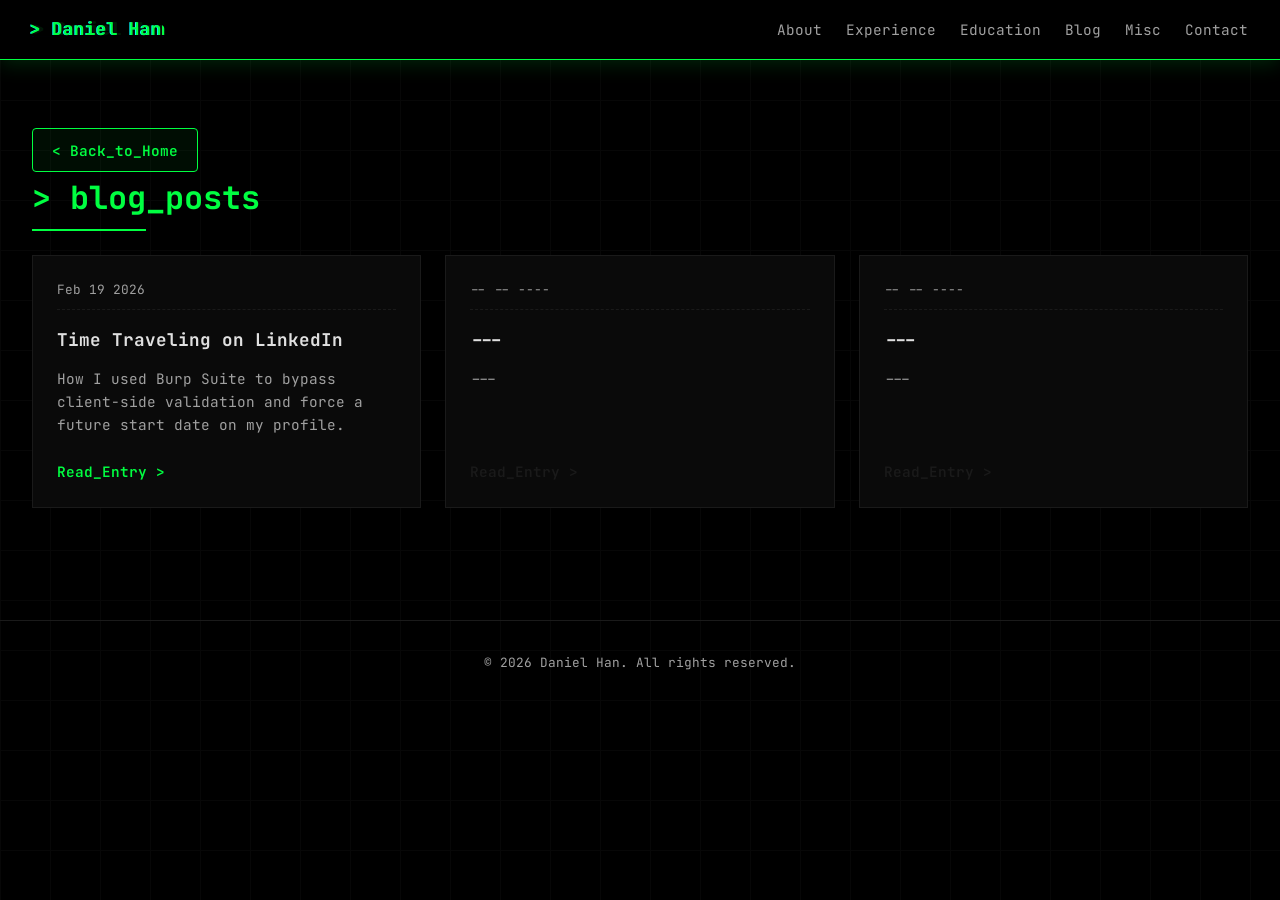
<file: blog.html>
<!DOCTYPE html>
<html lang="en">
<head>
  <meta charset="UTF-8">
  <meta name="viewport" content="width=device-width, initial-scale=1.0">
  <title>Blog | Daniel Han</title>
  <link rel="icon" type="image/png" href="images/f1zzyicon.png">
  <link rel="stylesheet" href="styles.css">
  <link href="https://fonts.googleapis.com/css2?family=JetBrains+Mono:wght@400;500;600;700&display=swap" rel="stylesheet">
</head>
<body>
  <div class="grid-bg"></div>

  <nav class="nav">
    <div class="nav-container">
      <a href="/"><div class="nav-logo nav-glitch" data-text="> Daniel Han">&gt; Daniel Han</div></a>
            <div class="nav-links">
        <a href="/#about" class="hacker-text" data-value="About">About</a>
        <a href="/#experience" class="hacker-text" data-value="Experience">Experience</a>
        <a href="/#education" class="hacker-text" data-value="Education">Education</a>
        <a href="/blog" class="hacker-text" data-value="Blog" class="active">Blog</a>
        <a href="/misc" class="hacker-text" data-value="Misc">Misc</a>
        <a href="/#contact" class="hacker-text" data-value="Contact">Contact</a>
      </div>
    </div>
  </nav>

  <section class="section" style="padding-top: 8rem;">
    <div class="container">
      
      <div class="back-btn-container">
        <a href="/#home" class="back-btn">
          &lt; Back_to_Home
        </a>
      </div>

      <div class="section-header">
        <h2 class="section-title hacker-text" data-value="&gt; blog_posts">&gt; blog_posts</h2>
      </div>
      
      <div class="blog-grid">

        <article class="blog-card">
          <div class="blog-header">
            <span class="blog-date">Feb 19 2026</span>
          </div>
          <h3 class="blog-title">Time Traveling on LinkedIn</h3>
          <p class="blog-desc">
            How I used Burp Suite to bypass client-side validation and force a future start date on my profile.
          </p>
          <a href="/posts/time-traveling-on-linkedin" class="read-more">Read_Entry &gt;</a>
        </article>

        <article class="blog-card">
          <div class="blog-header"><span class="blog-date">-- -- ----</span></div>
          <h3 class="blog-title">---</h3>
          <p class="blog-desc">---</p>
          <span class="read-more disabled">Read_Entry &gt;</span>
        </article>

        <article class="blog-card">
          <div class="blog-header"><span class="blog-date">-- -- ----</span></div>
          <h3 class="blog-title">---</h3>
          <p class="blog-desc">---</p>
          <span class="read-more disabled">Read_Entry &gt;</span>
        </article>

      </div>
    </div>
  </section>

  <footer class="footer">
    <div class="container">
      <p>&copy; 2026 Daniel Han. All rights reserved.</p>
    </div>
  </footer>

  <div id="terminal-overlay" class="terminal-overlay" style="display: none; background: transparent; z-index: 9998; position: fixed; top: 0; left: 0; width: 100vw; height: 100vh; align-items: center; justify-content: center;">
    <div class="terminal-window" style="transform: scale(1); opacity: 1;">
      <div class="terminal-header">
        <div class="terminal-btn red"></div>
        <div class="terminal-btn yellow"></div>
        <div class="terminal-btn green"></div>
      </div>
      <div class="terminal-body" id="terminal-content"></div>
    </div>
  </div>

  <div id="malware-overlay" class="malware-overlay">
    <div class="malware-corruption"></div>
    <div class="malware-modal">
      <h2 class="malware-title">Are You Still Browsing?</h2>
      <p>You have been inactive for some time.</p>
      <p>You will be signed out soon to keep the connection safe.</p>
      <div class="countdown-container">
        <span id="malware-countdown">60</span><span>s until connection drop...</span>
      </div>
      <button id="malware-yes-btn" class="malware-btn">[CONTINUE]</button>
    </div>
  </div>
  
  <script src="script.js"></script>
  <script src="https://cdnjs.cloudflare.com/ajax/libs/gsap/3.12.2/gsap.min.js"></script>
  <script>
    // --- EXACT ORIGINAL CUSTOM BINARY MATRIX RAIN ---
    const overlay = document.getElementById('terminal-overlay');
    let matrixInterval;

    function startMatrixRain() {
        if (!overlay) return;
        if (matrixInterval) clearInterval(matrixInterval); // Prevent doubles

        let matrixCanvas = document.getElementById('matrix-canvas');
        if (!matrixCanvas) {
            matrixCanvas = document.createElement('canvas');
            matrixCanvas.id = 'matrix-canvas';
            matrixCanvas.style.position = 'absolute';
            matrixCanvas.style.top = '0';
            matrixCanvas.style.left = '0';
            matrixCanvas.style.width = '100%';
            matrixCanvas.style.height = '100%';
            matrixCanvas.style.zIndex = '0'; 
            matrixCanvas.style.pointerEvents = 'none';
            overlay.prepend(matrixCanvas);
        }

        const ctx = matrixCanvas.getContext('2d');
        let w = matrixCanvas.width = window.innerWidth;
        let h = matrixCanvas.height = window.innerHeight;

        const cols = Math.floor(w / 20) + 1;
        const yPos = Array(cols).fill(0);

        function drawMatrix() {
            ctx.fillStyle = 'rgba(0, 0, 0, 0.1)'; 
            ctx.fillRect(0, 0, w, h);
            ctx.font = '14pt "JetBrains Mono", monospace';
            
            yPos.forEach((y, ind) => {
                const text = Math.random() > 0.5 ? '1' : '0'; 
                const colorChance = Math.random();
                
                if (colorChance > 0.98) {
                    ctx.fillStyle = 'rgba(255, 0, 193, 0.6)';  // Hot Pink
                } else if (colorChance > 0.93) {
                    ctx.fillStyle = 'rgba(255, 255, 255, 0.5)'; // White
                } else if (colorChance > 0.78) {
                    ctx.fillStyle = 'rgba(0, 212, 255, 0.3)';   // Blue
                } else {
                    ctx.fillStyle = 'rgba(0, 255, 65, 0.3)';    // Hacker Green
                }
                
                const x = ind * 20;
                ctx.fillText(text, x, y);
                
                if (y > 100 + Math.random() * 10000) yPos[ind] = 0;
                else yPos[ind] = y + 20;
            });
        }
        matrixInterval = setInterval(drawMatrix, 50); 
    }

    // --- YOUR EXACT INACTIVITY MALWARE TIMEOUT ---
    const inactivityLimit = 60 * 1000; // 60 seconds
    let inactivityTimer;
    let countdownInterval;
    let isMalwareActive = false;
    let timeLeft = 60;

    const malwareOverlay = document.getElementById('malware-overlay');
    const countdownDisplay = document.getElementById('malware-countdown');
    const yesBtn = document.getElementById('malware-yes-btn');
    const terminalContent = document.getElementById('terminal-content');
    const terminalWindow = document.querySelector('.terminal-window');

    function resetInactivityTimer() {
        if (isMalwareActive) return; 
        clearTimeout(inactivityTimer);
        inactivityTimer = setTimeout(triggerMalware, inactivityLimit);
    }

    function triggerMalware() {
        isMalwareActive = true;
        timeLeft = 60;
        if(countdownDisplay) countdownDisplay.innerText = timeLeft;
        if(malwareOverlay) malwareOverlay.classList.add('active');
        
        countdownInterval = setInterval(() => {
            timeLeft--;
            if(countdownDisplay) countdownDisplay.innerText = timeLeft;
            
            if (timeLeft <= 0) {
                triggerSessionExpired();
            }
        }, 1000);
    }

    function triggerSessionExpired() {
        clearInterval(countdownInterval);
        if(malwareOverlay) malwareOverlay.classList.remove('active');
        
        // Hide the rest of the page so it looks like a real crash
        document.querySelector('.nav').style.display = 'none';
        document.querySelector('.section').style.display = 'none';
        
        document.body.classList.add('loading');
        
        if (typeof gsap !== 'undefined' && terminalWindow && overlay) {
            gsap.killTweensOf([terminalWindow, overlay]);
            gsap.set(overlay, { display: 'flex', opacity: 1 });
            gsap.set(terminalWindow, { scale: 1, x: "0vw", y: "0vh", rotation: 0, opacity: 1 });
        } else if (overlay) {
            overlay.style.display = 'flex';
        }

        if (terminalContent) {
            terminalContent.innerHTML = `
                <span class="cmd-user">guest@daniel-han-portfolio</span>:<span class="cmd-path">~</span>$ connection_status<br>
                <span class="cmd-error">Connection closed by remote host.</span><br>
                <span class="cmd-error">Session expired. Idle state detected.</span><br><br>
                <span class="cmd-user">guest@daniel-han-portfolio</span>:<span class="cmd-path">~</span>$ Please refresh the page to establish a new secure connection.<span class="cmd-input"></span>
            `;
        }

        startMatrixRain();
    }

    if (yesBtn) {
        yesBtn.addEventListener('click', () => {
            isMalwareActive = false;
            clearInterval(countdownInterval);
            if(malwareOverlay) malwareOverlay.classList.remove('active');
            resetInactivityTimer();
        });
    }

    ['mousemove', 'keydown', 'scroll', 'click', 'touchstart'].forEach(evt => {
        window.addEventListener(evt, resetInactivityTimer);
    });

    resetInactivityTimer();
  </script>
</body>
</html>
</file>
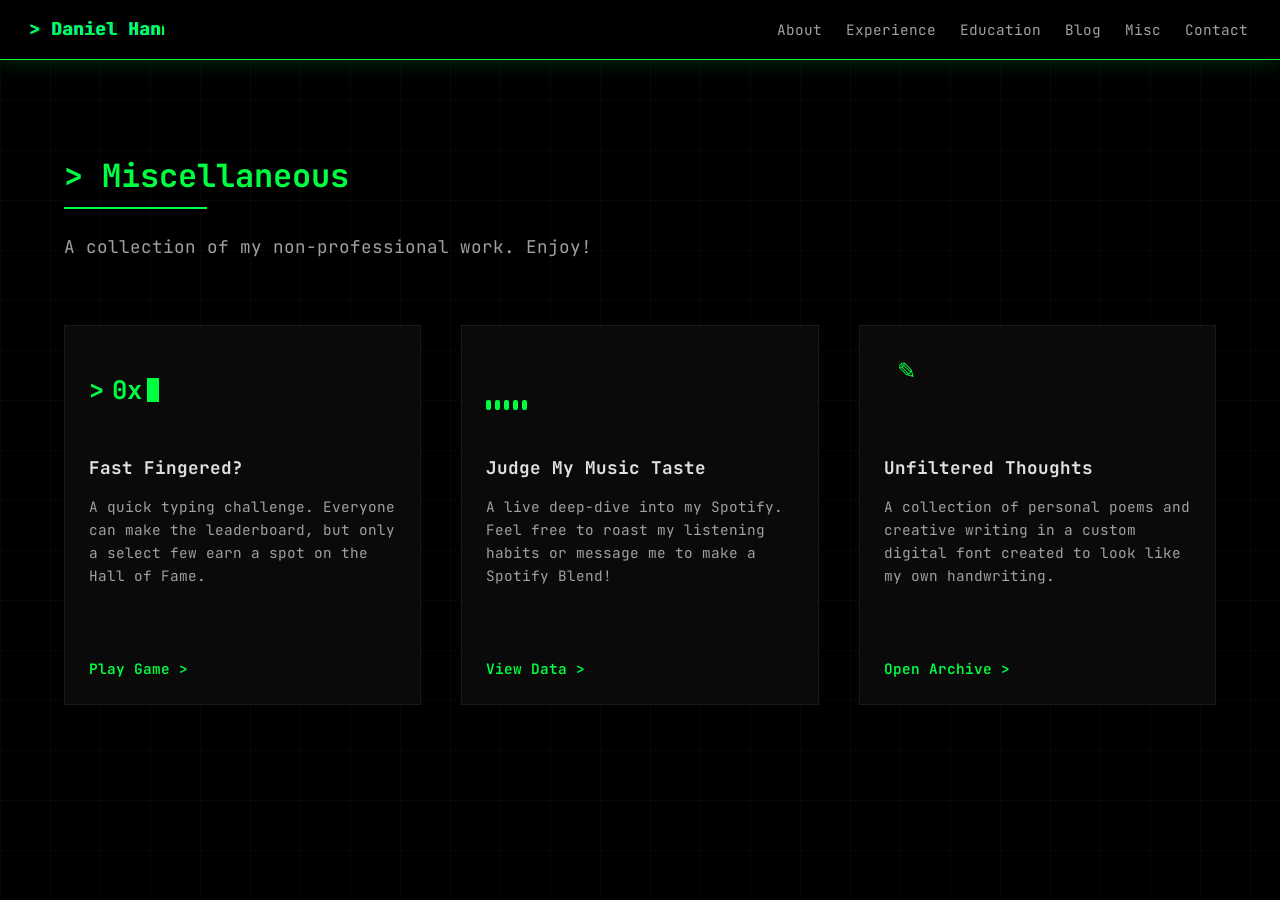
<file: misc.html>
<!DOCTYPE html>
<html lang="en">

<head>
  <meta charset="UTF-8">
  <meta name="viewport" content="width=device-width, initial-scale=1.0">
  <title>Misc | Daniel Han</title>
  <link rel="icon" type="image/png" href="images/f1zzyicon.png">
  <link rel="stylesheet" href="styles.css">
  <link
    href="https://fonts.googleapis.com/css2?family=Inter:wght@400;500;600&family=JetBrains+Mono:wght@400;500;700&display=swap"
    rel="stylesheet">
  <style>
    .misc-container {
      max-width: 1200px;
      margin: 0 auto;
      width: 90%;
      padding-top: 150px;
    }

    .module-grid {
      display: grid;
      grid-template-columns: repeat(3, 1fr);
      gap: 2.5rem;
      margin-top: 4rem;
    }

    .blog-card {
      text-decoration: none;
      display: flex;
      flex-direction: column;
      justify-content: space-between;
      min-height: 380px;
      position: relative;
      /* CRITICAL: Hides the sharp edges of the diagonal banner */
      overflow: hidden;
    }

    .blog-card:hover .blog-desc {
      color: var(--text-secondary) !important;
    }

    .icon-container {
      height: 80px;
      display: flex;
      align-items: center;
      margin-bottom: 1.5rem;
      position: relative;
    }

    /* 1. Typing: Terminal Flickering Bits */
    .terminal-prompt {
      font-family: var(--font-mono);
      font-weight: 700;
      font-size: 1.6rem;
      color: var(--accent);
      display: flex;
      align-items: center;
    }

    .flicker-char::before {
      content: "0x";
      animation: char-cycle 1.5s infinite steps(1);
    }

    .blinking-cursor {
      width: 12px;
      height: 24px;
      background: var(--accent);
      margin-left: 5px;
      animation: blink 1s infinite;
    }

    @keyframes char-cycle {
      0% {
        content: "0xFC";
      }

      20% {
        content: "108";
      }

      40% {
        content: "0xBF";
      }

      60% {
        content: "0x01";
      }

      80% {
        content: "AA";
      }
    }

    /* 2. Music: Perpetual Wave Visualizer */
    .wave-container {
      display: flex;
      align-items: flex-end;
      gap: 4px;
      height: 40px;
    }

    .wave-bar {
      width: 5px;
      height: 10px;
      background: var(--accent);
      border-radius: 2px;
      animation: wave-bounce 0.8s infinite alternate ease-in-out;
    }

    .wave-bar:nth-child(1) {
      animation-duration: 0.5s;
    }

    .wave-bar:nth-child(2) {
      animation-duration: 0.7s;
    }

    .wave-bar:nth-child(3) {
      animation-duration: 0.4s;
    }

    .wave-bar:nth-child(4) {
      animation-duration: 0.6s;
    }

    @keyframes wave-bounce {
      from {
        height: 8px;
        opacity: 0.4;
      }

      to {
        height: 40px;
        opacity: 1;
      }
    }

    /* DIAGONAL CORNER RIBBON STYLES */
    .live-ribbon {
      position: absolute;
      top: 25px;
      right: -35px;
      background: var(--accent);
      color: #000;
      padding: 6px 40px;
      font-size: 0.7rem;
      font-family: var(--font-mono);
      font-weight: 700;
      transform: rotate(45deg);
      z-index: 10;
      display: flex;
      align-items: center;
      justify-content: center;
      gap: 6px;
      box-shadow: 0 4px 15px rgba(0, 255, 65, 0.4);
      pointer-events: none;
      /* Prevents ribbon from interfering with hover states */
    }

    .live-dot {
      width: 6px;
      height: 6px;
      background: #000;
      /* Dark dot for contrast against green ribbon */
      border-radius: 50%;
      animation: pulse-dot-dark 1.5s infinite;
    }

    @keyframes pulse-dot-dark {
      0% {
        box-shadow: 0 0 0 0 rgba(0, 0, 0, 0.7);
      }

      70% {
        box-shadow: 0 0 0 6px rgba(0, 0, 0, 0);
      }

      100% {
        box-shadow: 0 0 0 0 rgba(0, 0, 0, 0);
      }
    }

    /* 3. Poetry: HUMAN SEQUENTIAL WRITER */
    .doodle-canvas {
      position: relative;
      width: 120px;
      height: 80px;
    }

    .doodle-line {
      fill: none;
      stroke: var(--accent);
      stroke-width: 1.5;
      stroke-dasharray: 110;
      stroke-dashoffset: 110;
    }

    .line-1 {
      animation: reveal-1 12s infinite linear;
    }

    .line-2 {
      animation: reveal-2 12s infinite linear;
    }

    .line-3 {
      animation: reveal-3 12s infinite linear;
    }

    @keyframes reveal-1 {

      0%,
      5% {
        stroke-dashoffset: 110;
      }

      25%,
      95% {
        stroke-dashoffset: 0;
      }

      100% {
        stroke-dashoffset: 110;
      }
    }

    @keyframes reveal-2 {

      0%,
      33% {
        stroke-dashoffset: 110;
      }

      53%,
      95% {
        stroke-dashoffset: 0;
      }

      100% {
        stroke-dashoffset: 110;
      }
    }

    @keyframes reveal-3 {

      0%,
      66% {
        stroke-dashoffset: 110;
      }

      86%,
      95% {
        stroke-dashoffset: 0;
      }

      100% {
        stroke-dashoffset: 110;
      }
    }

    .pencil-move-group {
      animation: move-document 12s infinite linear;
    }

    .pencil-jitter-group {
      transform-origin: bottom left;
      animation: jitter 0.2s infinite ease-in-out;
    }

    @keyframes move-document {

      0%,
      5% {
        transform: translate(10px, 5px);
      }

      25% {
        transform: translate(110px, 5px);
      }

      25.1%,
      33% {
        transform: translate(10px, 25px);
      }

      53% {
        transform: translate(110px, 25px);
      }

      53.1%,
      66% {
        transform: translate(10px, 45px);
      }

      86% {
        transform: translate(110px, 45px);
      }

      95%,
      100% {
        transform: translate(10px, 5px);
      }
    }

    @keyframes jitter {

      0%,
      100% {
        transform: rotate(-15deg);
      }

      50% {
        transform: rotate(-17deg) translate(0.2px, 0.2px);
      }
    }

    @media (max-width: 950px) {
      .module-grid {
        grid-template-columns: 1fr;
      }

      .blog-card {
        min-height: auto;
      }
    }
  </style>
</head>

<body>
  <div class="grid-bg"></div>

  <nav class="nav">
    <div class="nav-container">
      <a href="/">
        <div class="nav-logo nav-glitch" data-text="> Daniel Han">&gt; Daniel Han</div>
      </a>
      <div class="nav-links">
        <a href="/#about" class="hacker-text" data-value="About">About</a>
        <a href="/#experience" class="hacker-text" data-value="Experience">Experience</a>
        <a href="/#education" class="hacker-text" data-value="Education">Education</a>
        <a href="/blog" class="hacker-text" data-value="Blog">Blog</a>
        <a href="/misc" class="hacker-text" data-value="Misc" class="active">Misc</a>
        <a href="/#contact" class="hacker-text" data-value="Contact">Contact</a>
      </div>
    </div>
  </nav>

  <div class="misc-container">
    <h2 class="section-title hacker-text" data-value="> Miscellaneous">&gt; Miscellaneous</h2>
    <p style="color: var(--text-secondary); max-width: 800px; font-size: 1.1rem;">
      A collection of my non-professional work. Enjoy!
    </p>

    <div class="module-grid">
      <a href="/typing" class="blog-card">
        <div>
          <div class="icon-container">
            <div class="terminal-prompt">
              <span>></span><span class="flicker-char" style="margin-left: 8px;"></span>
              <div class="blinking-cursor"></div>
            </div>
          </div>
          <h3 class="blog-title">Fast Fingered?</h3>
          <p class="blog-desc">A quick typing challenge. Everyone can make the leaderboard, but only a select few earn a
            spot on the Hall of Fame.</p>
        </div>
        <div class="read-more">Play Game &gt;</div>
      </a>

      <a href="/music" class="blog-card" id="music-card-container">
        <div class="live-ribbon" id="live-music-badge" style="display: none;">
          <div class="live-dot"></div>
          LIVE NOW
        </div>

        <div>
          <div class="icon-container">
            <div class="wave-container">
              <div class="wave-bar"></div>
              <div class="wave-bar"></div>
              <div class="wave-bar"></div>
              <div class="wave-bar"></div>
              <div class="wave-bar"></div>
            </div>
          </div>
          <h3 class="blog-title">Judge My Music Taste</h3>
          <p class="blog-desc">A live deep-dive into my Spotify. Feel free to roast my listening habits or message me to
            make a Spotify Blend!</p>
        </div>
        <div class="read-more">View Data &gt;</div>
      </a>

      <a href="/poetry" class="blog-card">
        <div>
          <div class="icon-container">
            <div class="doodle-canvas">
              <svg width="120" height="85" viewBox="0 -25 120 85">
                <path class="doodle-line line-1" d="M10,5 L30,7 L50,4 L70,6 L90,4 L110,5" />
                <path class="doodle-line line-2" d="M10,25 L30,27 L50,24 L70,26 L90,24 L110,25" />
                <path class="doodle-line line-3" d="M10,45 L30,47 L50,44 L70,46 L90,44 L110,45" />

                <g class="pencil-move-group">
                  <g class="pencil-jitter-group">
                    <text x="0" y="0" font-size="28" fill="var(--accent)" transform="translate(14, 4)">✎</text>
                  </g>
                </g>
              </svg>
            </div>
          </div>
          <h3 class="blog-title">Unfiltered Thoughts</h3>
          <p class="blog-desc">A collection of personal poems and creative writing in a custom digital font created to
            look like my own handwriting.</p>
        </div>
        <div class="read-more">Open Archive &gt;</div>
      </a>
    </div>
  </div>

  <script src="script.js"></script>

  <script>
    document.addEventListener("DOMContentLoaded", () => {
      const API_KEY = '6428cc31e6ba1fb7fa52fc69ff008d05';
      const USERNAME = 'f1zzy22222';
      const BASE_URL = `https://ws.audioscrobbler.com/2.0/?user=${USERNAME}&api_key=${API_KEY}&format=json`;

      async function checkLiveMusic() {
        try {
          const res = await fetch(`${BASE_URL}&method=user.getrecenttracks&limit=1`);
          if (!res.ok) return;

          const data = await res.json();

          if (data && data.recenttracks && data.recenttracks.track) {
            let tracks = data.recenttracks.track;
            if (!Array.isArray(tracks)) tracks = [tracks];

            const np = tracks[0];
            const isPlaying = np['@attr'] && np['@attr'].nowplaying === 'true';

            const badge = document.getElementById('live-music-badge');
            const card = document.getElementById('music-card-container');

            if (isPlaying) {
              badge.style.display = 'flex';
              const trackName = np.name || 'Unknown Track';
              const artistName = (np.artist && np.artist['#text']) ? np.artist['#text'] : 'Unknown Artist';
              card.setAttribute('title', `Currently Listening to: ${trackName} by ${artistName}`);
            } else {
              badge.style.display = 'none';
              card.removeAttribute('title');
            }
          }
        } catch (e) {
          console.error("Failed to fetch live music status:", e);
        }
      }

      checkLiveMusic();
      setInterval(checkLiveMusic, 30000);
    });
  </script>
</body>

</html>
</file>
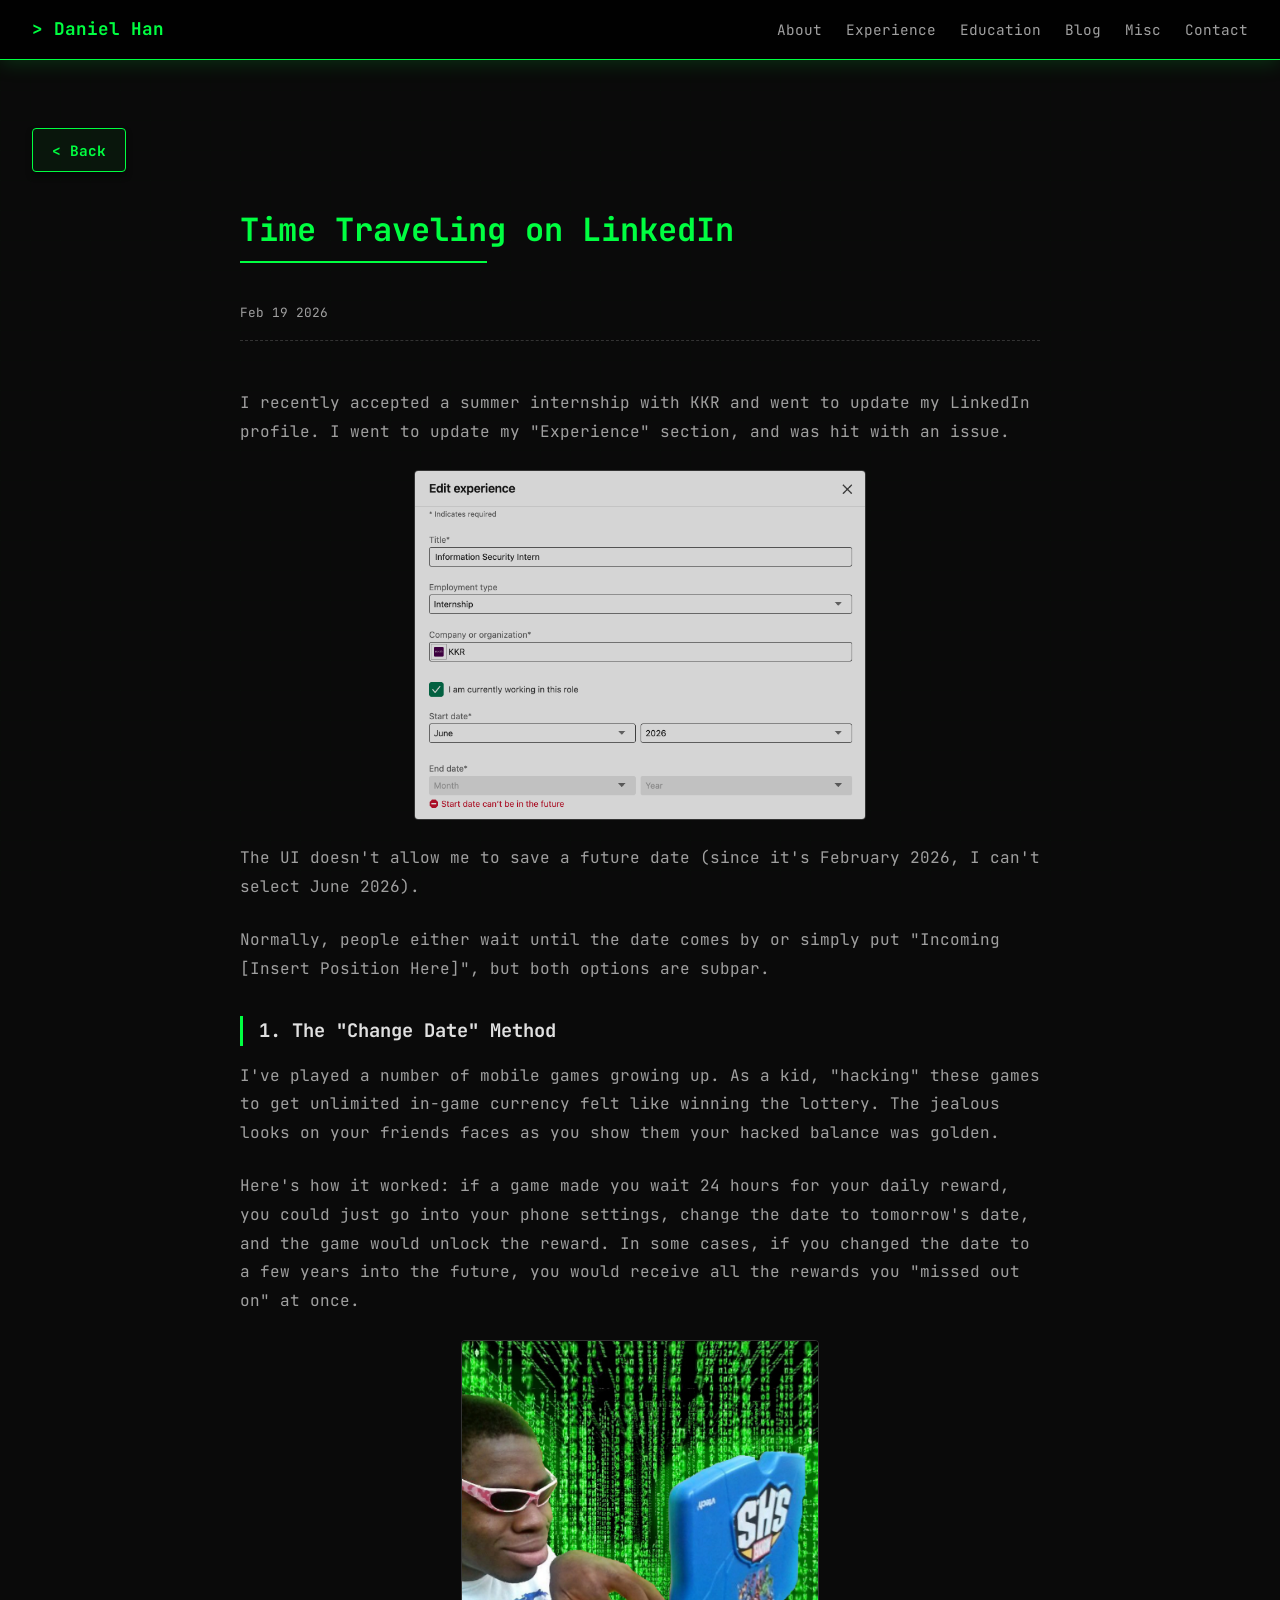
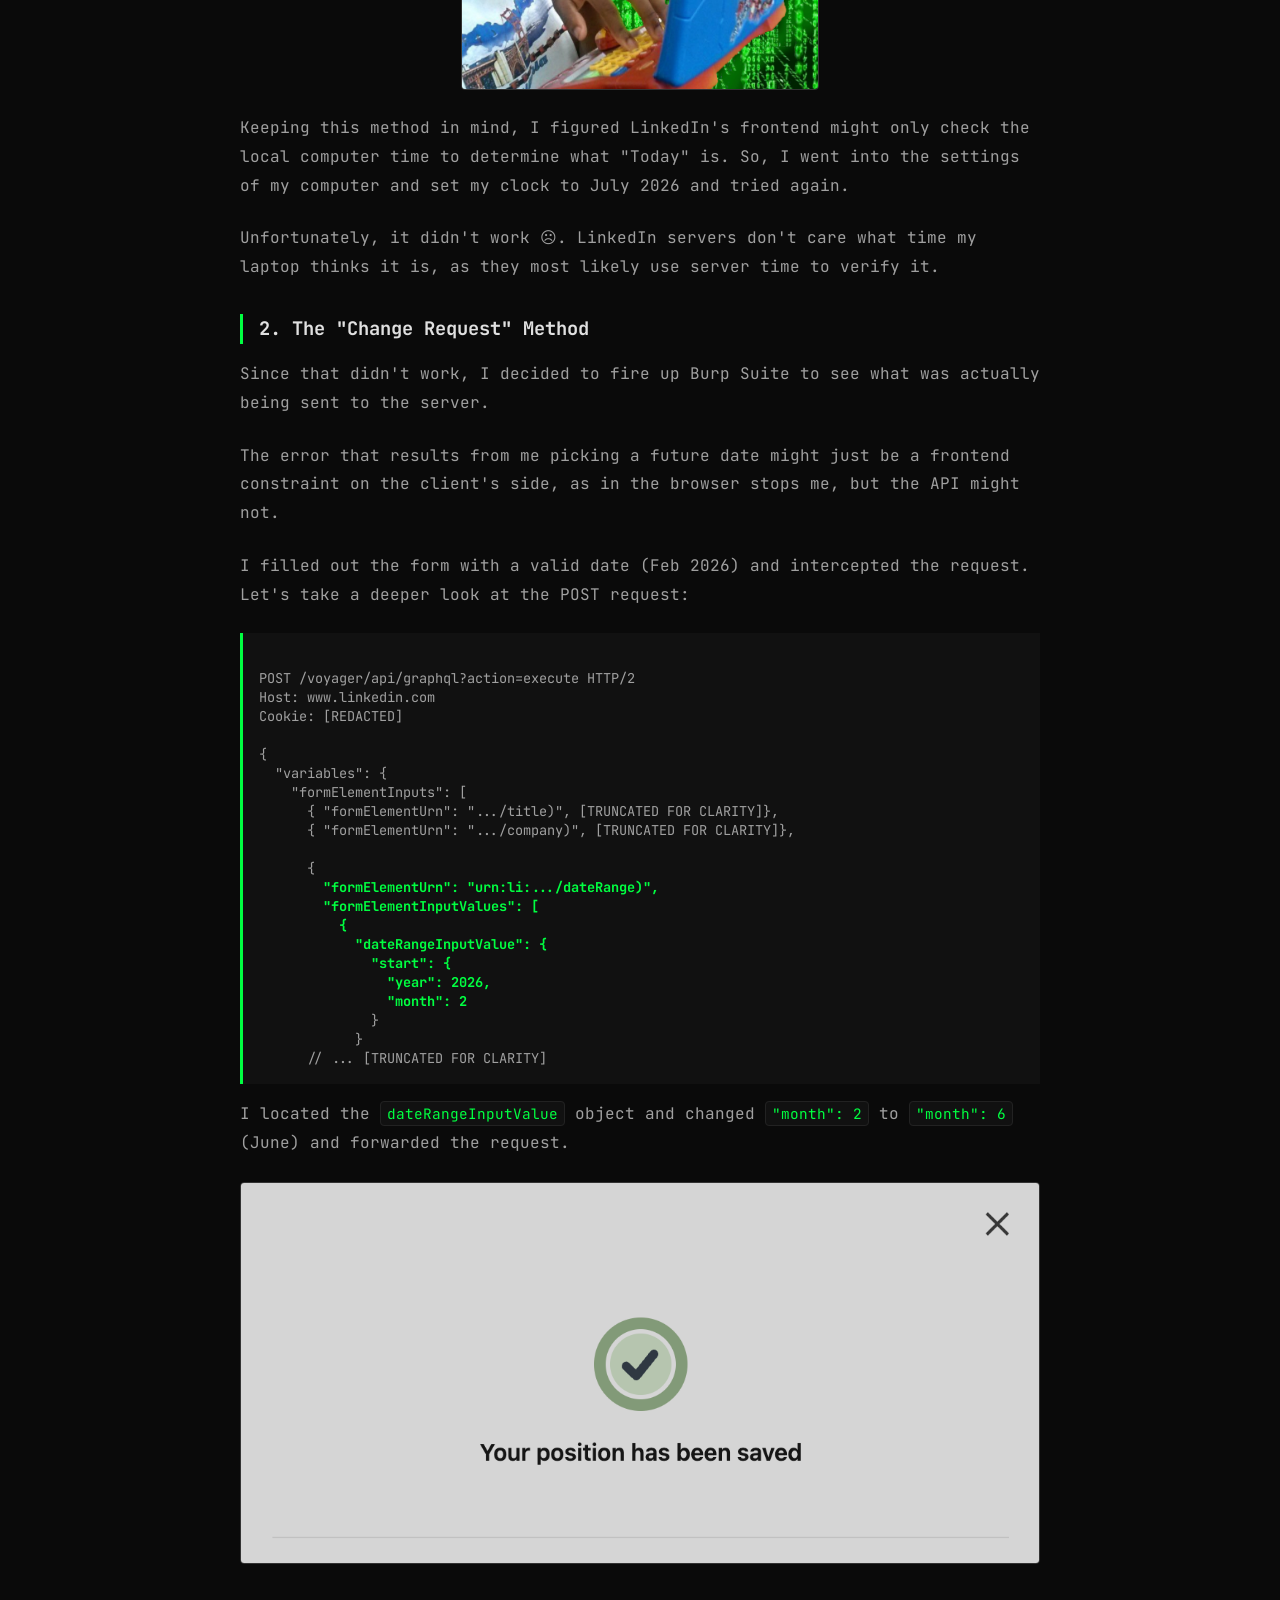
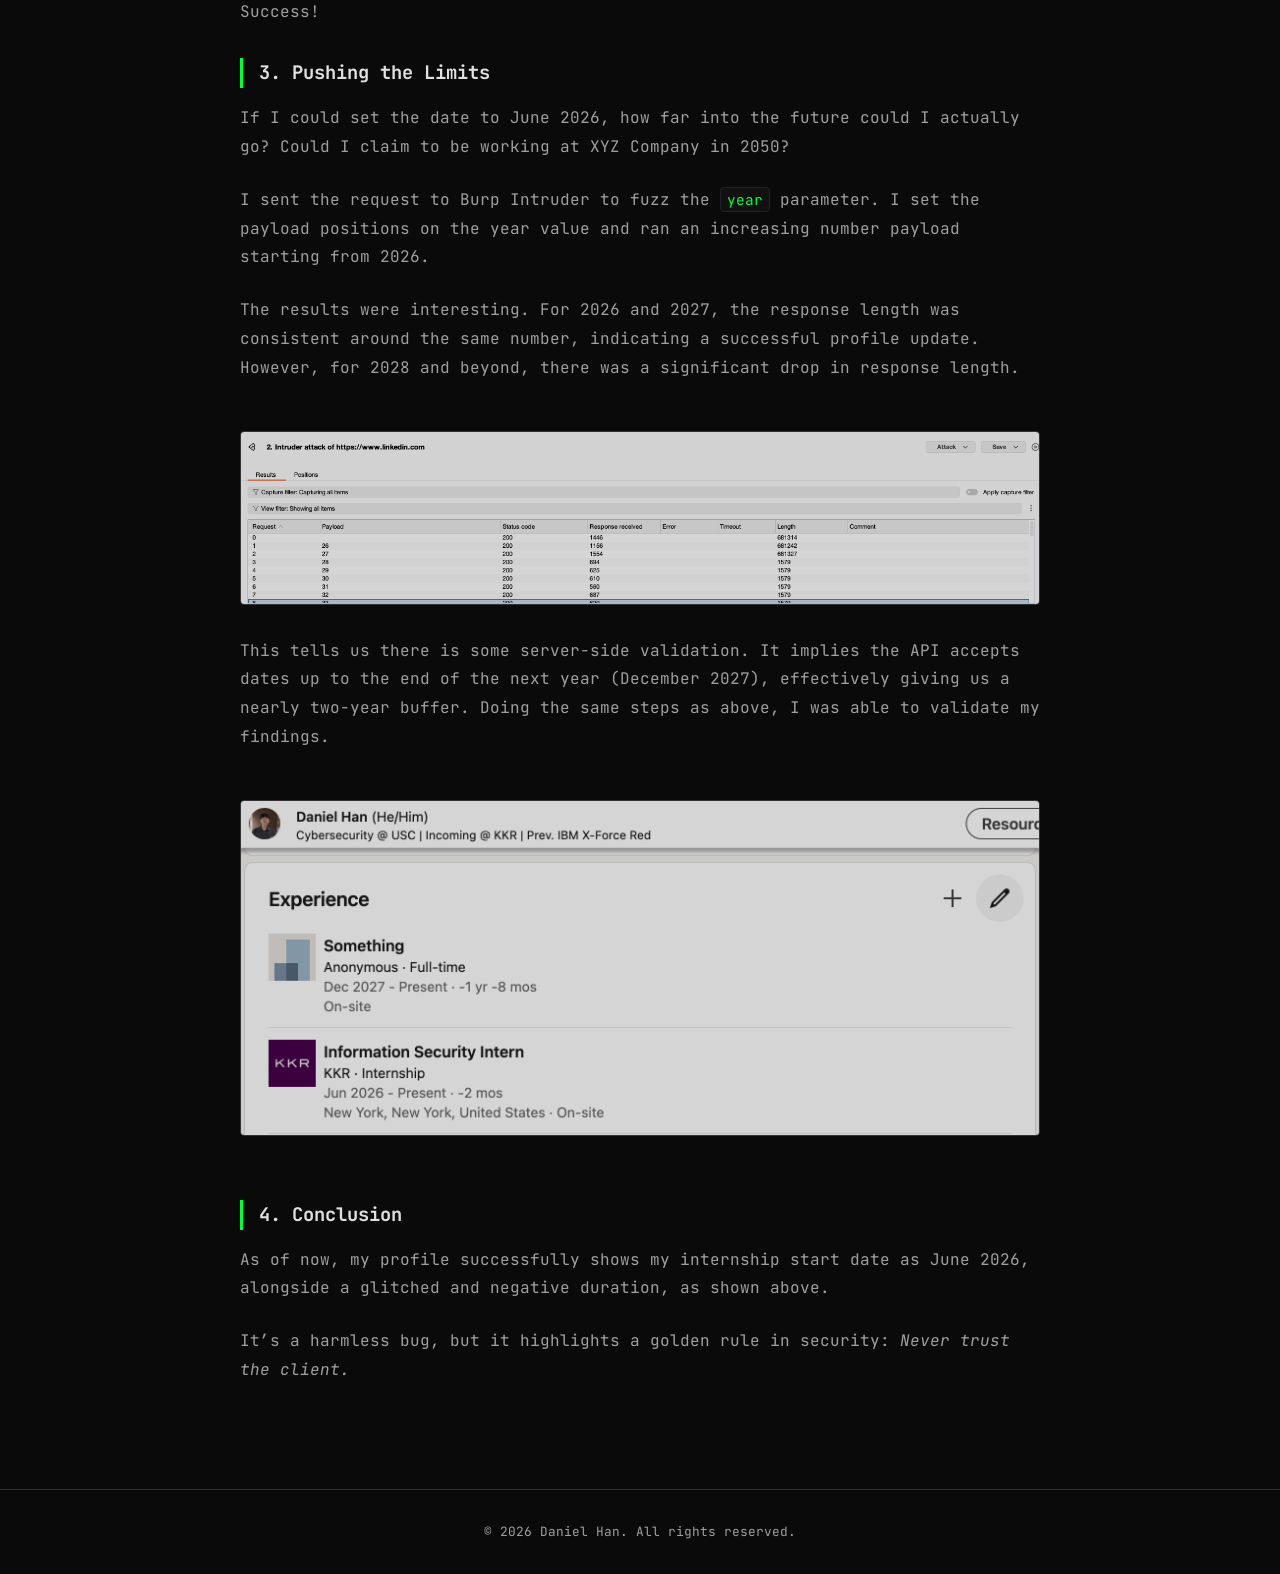
<file: posts/logic.html>
<!DOCTYPE html>
<html lang="en">
<head>
  <meta charset="UTF-8">
  <meta name="viewport" content="width=device-width, initial-scale=1.0">
  <title>Time Traveling on LinkedIn | Daniel Han</title>
  
  <link rel="stylesheet" href="../styles.css">
  <link href="https://fonts.googleapis.com/css2?family=JetBrains+Mono:wght@400;500;600;700&display=swap" rel="stylesheet">
  
  <style>

    :root {
      --bg-color: #0a0a0a;
      --text-primary: #e0e0e0;
      --text-secondary: #a0a0a0;
      --accent: #00ff41;
      --border: #333;
    }

    body {
      background-color: var(--bg-color);
      color: var(--text-primary);
      font-family: 'JetBrains Mono', monospace;
    }

    /* Blog Specific Styles */
    .blog-content { max-width: 800px; margin: 0 auto; color: var(--text-secondary); }
    .blog-content h3 { color: var(--text-primary); margin-top: 2rem; margin-bottom: 1rem; border-left: 3px solid var(--accent); padding-left: 1rem; }
    .blog-content p { margin-bottom: 1.5rem; line-height: 1.8; }
    
    /* Code blocks with Green Accent */
    .blog-content code { 
        background: #111; 
        padding: 2px 6px; 
        border-radius: 4px; 
        color: var(--accent); 
        font-family: 'JetBrains Mono', monospace;
        font-size: 0.9em; 
        border: 1px solid #222;
    }


    .blog-content img { max-width: 100%; border: 1px solid var(--border); margin: 1.5rem 0; border-radius: 4px; }

    .blog-content img.img-smaller {
        height: 350px;       
        width: auto;         
        display: block; 
        margin: 1.5rem auto; 
        object-fit: contain;
    }
    
    .back-btn { display: inline-block; margin-bottom: 2rem; color: var(--accent); text-decoration: none; font-weight: bold; }
    .back-btn:hover { text-decoration: underline; text-shadow: 0 0 5px var(--accent); }

    /* Matrix-style Grid Background */
    .grid-bg {
        position: fixed;
        top: 0; left: 0; width: 100%; height: 100%;
        background-image: 
            linear-gradient(rgba(0, 255, 65, 0.03) 1px, transparent 1px),
            linear-gradient(90deg, rgba(0, 255, 65, 0.03) 1px, transparent 1px);
        background-size: 30px 30px;
        z-index: -1;
        pointer-events: none;
    }

  </style>
</head>
<body>
  <div class="grid-bg"></div>

  <nav class="nav">
    <div class="nav-container">
      <div class="nav-logo" onclick="window.location.href='../index.html'">&gt; Daniel Han</div>
            <div class="nav-links">
        <a href="/#about" class="hacker-text" data-value="About">About</a>
        <a href="/#experience" class="hacker-text" data-value="Experience">Experience</a>
        <a href="/#education" class="hacker-text" data-value="Education">Education</a>
        <a href="/blog" class="hacker-text" data-value="Blog" class="active">Blog</a>
        <a href="/misc" class="hacker-text" data-value="Misc">Misc</a>
        <a href="/#contact" class="hacker-text" data-value="Contact">Contact</a>
      </div>
    </div>
  </nav>

  <section class="section" style="padding-top: 8rem;">
    <div class="container">
      <a href="/blog" class="back-btn">&lt; Back</a>
      
      <article class="blog-content">
        <h1 class="section-title" style="margin-bottom: 3rem;">Time Traveling on LinkedIn</h1>
        <div class="blog-header" style="margin-bottom: 3rem; border-bottom: 1px dashed var(--border); padding-bottom: 1rem;">
          <span class="blog-date">Feb 19 2026</span>
        </div>

        <p>
          I recently accepted a summer internship with KKR and went to update my LinkedIn profile.
          I went to update my "Experience" section, and was hit with an issue.
        </p>
        
        <img src="../posts/postImages/linkedin-save-date-error.png" alt="LinkedIn Error Message When Selecting Future Date" loading="lazy" class="img-smaller">

        <p>
        The UI doesn't allow me to save a future date (since it's February 2026, I can't select June 2026).
        </p>
        <p>
        Normally, people either wait until the date comes by or simply put "Incoming [Insert Position Here]", but both options are subpar.
        </p>

        <h3>1. The "Change Date" Method</h3>
        <p>
          I've played a number of mobile games growing up. As a kid, "hacking" these games to get unlimited in-game currency felt like winning the lottery. 
          The jealous looks on your friends faces as you show them your hacked balance was golden.
        </p>
        
        <p>
          Here's how it worked: if a game made you wait 24 hours for your daily reward, you could just go into your phone settings, change the date to tomorrow's date, and the game would unlock the reward.
          In some cases, if you changed the date to a few years into the future, you would receive all the rewards you "missed out on" at once.
        </p>

        <img src="../posts/postImages/hackerman-meme.webp" alt="Hackerman Meme" loading="lazy" class="img-smaller">

        <p>
            Keeping this method in mind, I figured LinkedIn's frontend might only check the local computer time to determine what "Today" is. So, I went into the settings of my computer and set my clock to July 2026 and tried again.
        </p>
        <p>    
            Unfortunately, it didn't work &#9785;.
            LinkedIn servers don't care what time my laptop thinks it is, as they most likely use server time to verify it.
        </p>

        <h3>2. The "Change Request" Method</h3>
        <p>
          Since that didn't work, I decided to fire up Burp Suite to see what was actually being sent to the server.
        </p>
        
        <p>
          The error that results from me picking a future date might just be a frontend constraint on the client's side, as in the browser stops me, but the API might not.
        </p>

        <p>
          I filled out the form with a valid date (Feb 2026) and intercepted the request. Let's take a deeper look at the POST request:
        </p>
        
        <div style="background: #111; padding: 1rem; border-left: 3px solid var(--accent); margin-bottom: 1rem; font-family: 'JetBrains Mono', monospace; font-size: 0.85rem; overflow-x: auto; white-space: pre; line-height: 1.4;">
POST /voyager/api/graphql?action=execute HTTP/2
Host: www.linkedin.com
Cookie: [REDACTED]

{
  "variables": {
    "formElementInputs": [
      { "formElementUrn": ".../title)", [TRUNCATED FOR CLARITY]},
      { "formElementUrn": ".../company)", [TRUNCATED FOR CLARITY]},

      {<span style="color: var(--accent); font-weight: bold;">
        "formElementUrn": "urn:li:.../dateRange)",
        "formElementInputValues": [
          {
            "dateRangeInputValue": {
              "start": {
                "year": 2026,
                "month": 2 </span>
              }
            }
      // ... [TRUNCATED FOR CLARITY]
</div>
            
        <p>
         I located the <code>dateRangeInputValue</code> object and changed <code>"month": 2</code> to <code>"month": 6</code> (June) and forwarded the request.
         <img src="../posts/postImages/linkedin-success-message.png" alt="LinkedIn Successful Message Saved" loading="lazy">
         Success!
        </p>

        <h3>3. Pushing the Limits</h3>
        <p>
          If I could set the date to June 2026, how far into the future could I actually go? Could I claim to be working at XYZ Company in 2050?
        </p>

        <p>
          I sent the request to Burp Intruder to fuzz the <code>year</code> parameter. I set the payload positions on the year value and ran an increasing number payload starting from 2026.
        </p>
        
        <p>
          The results were interesting. For 2026 and 2027, the response length was consistent around the same number, indicating a successful profile update. However, for 2028 and beyond, there was a significant drop in response length.
        </p>
        
        <img src="../posts/postImages/burp-suite-intruder-length.png" alt="Burp Intruder Results" loading="lazy">

        <p>
          This tells us there is some server-side validation. It implies the API accepts dates up to the end of the next year (December 2027), effectively giving us a nearly two-year buffer. Doing the same steps as above, I was able to validate my findings.
        </p>

        <img src="../posts/postImages/glitched-linkedin-start-date.png" alt="LinkedIn Profile Showing Duration Bug" loading="lazy">


        <h3>4. Conclusion</h3>

        <p>
          As of now, my profile successfully shows my internship start date as June 2026, alongside a glitched and negative duration, as shown above.
        </p>
        <p>
          It’s a harmless bug, but it highlights a golden rule in security: 
          <em>Never trust the client.</em>
        </p>

      </article>
    </div>
  </section>

  <footer class="footer">
    <div class="container">
      <p>&copy; 2026 Daniel Han. All rights reserved.</p>
    </div>
  </footer>

</body>
</html>
</file>
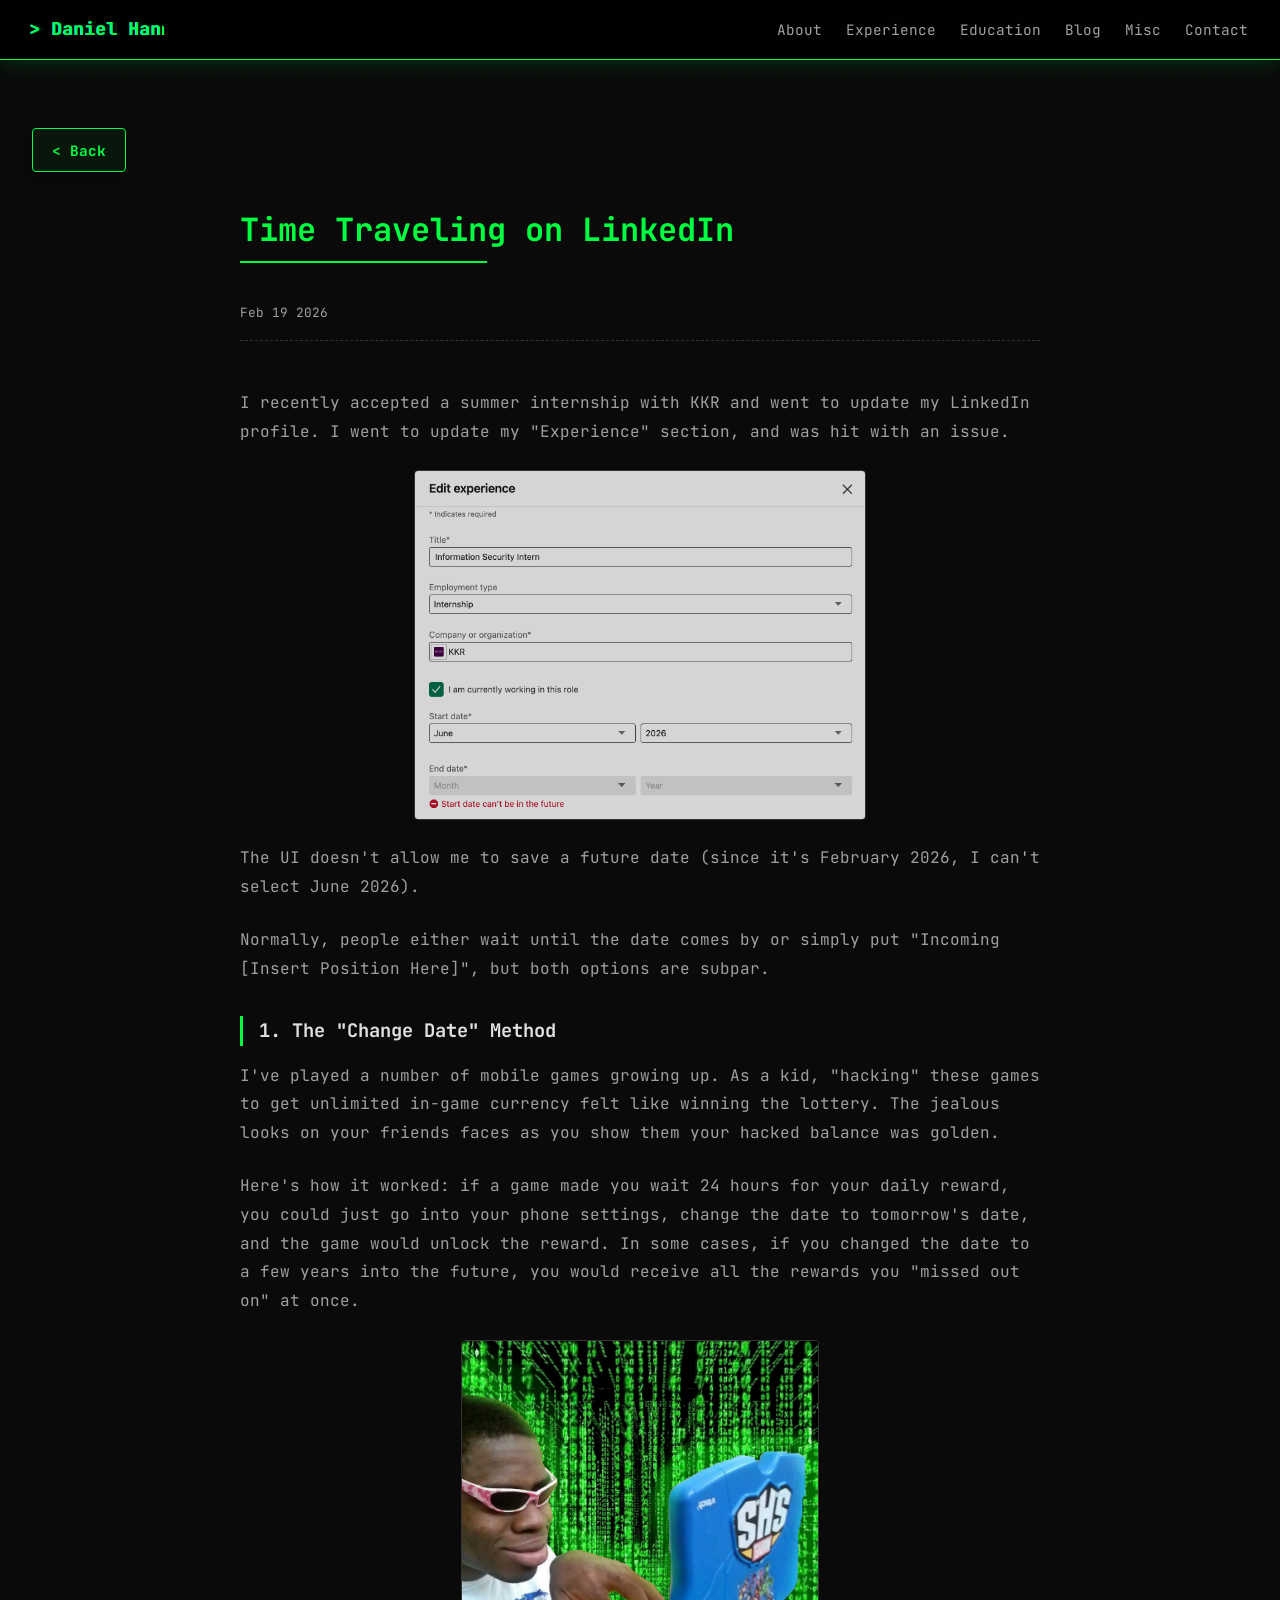
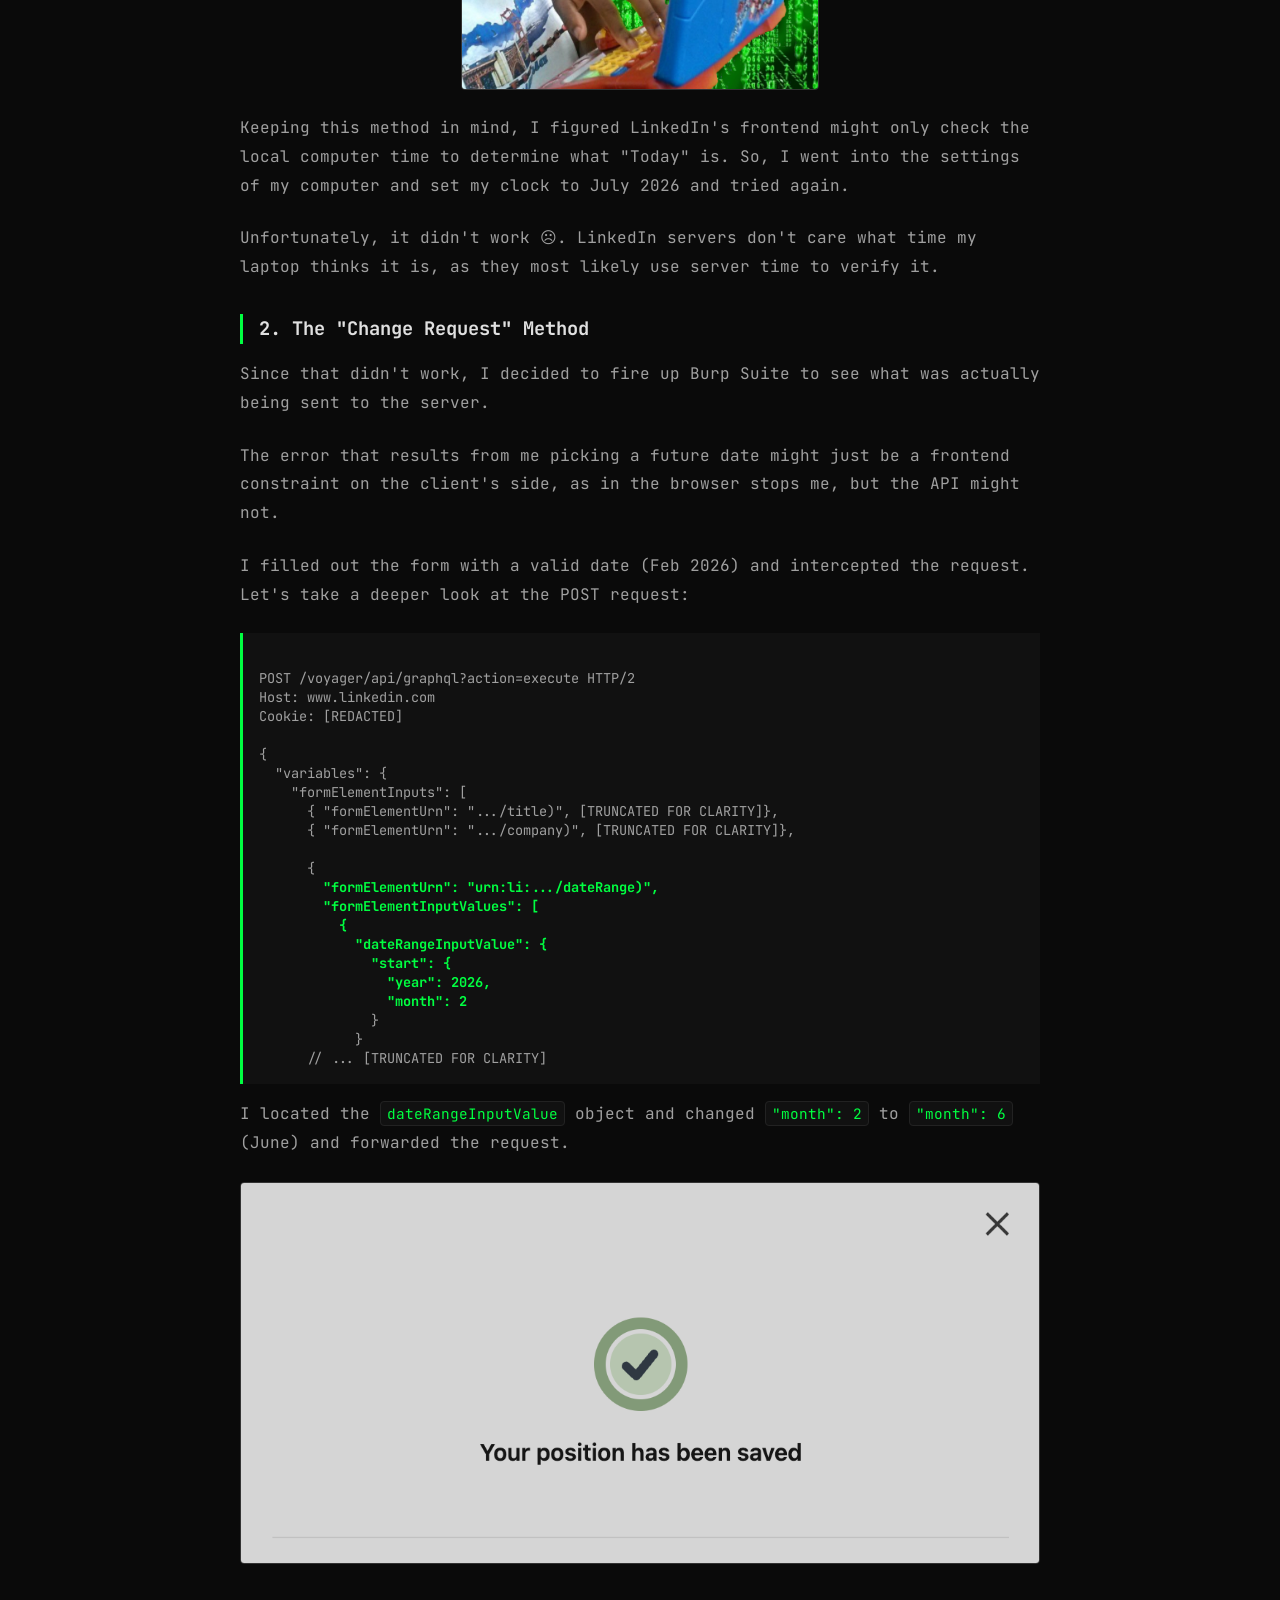
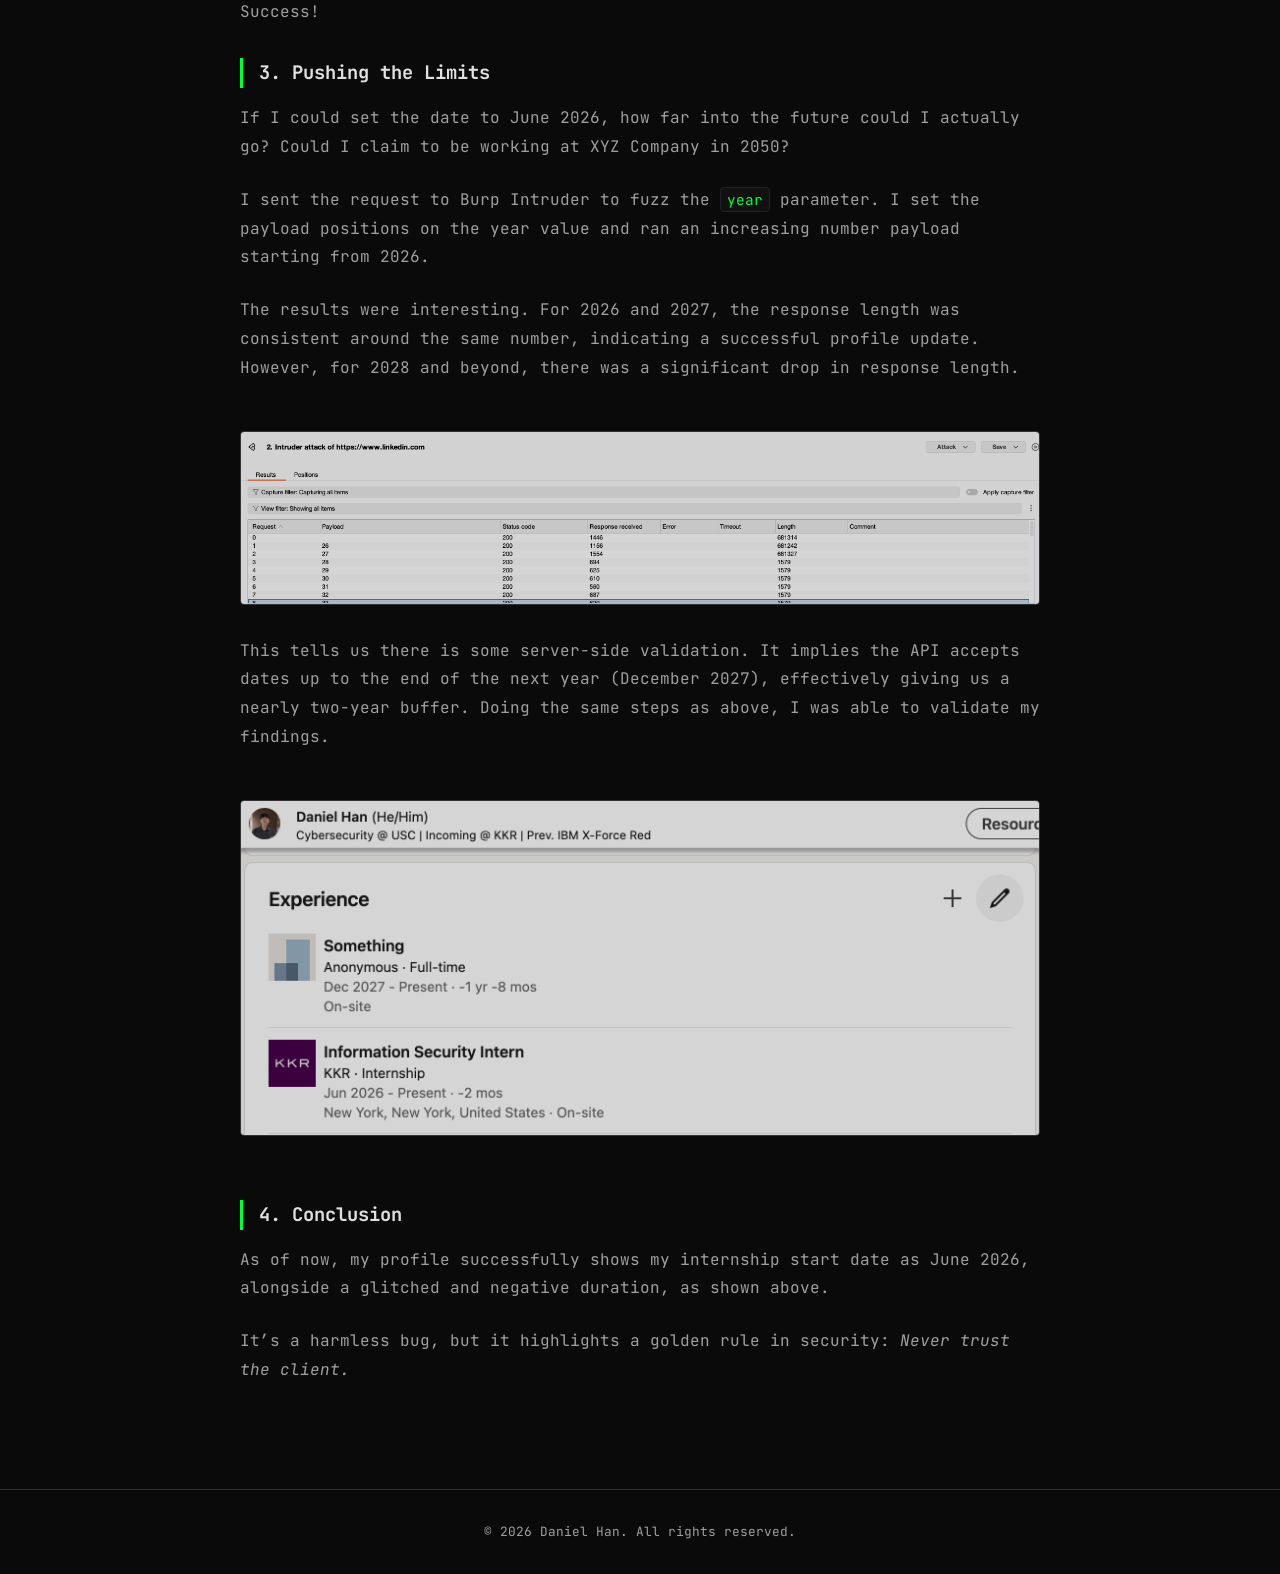
<file: posts/time-traveling-on-linkedin.html>
<!DOCTYPE html>
<html lang="en">
<head>
  <meta charset="UTF-8">
  <meta name="viewport" content="width=device-width, initial-scale=1.0">
  <title>Time Traveling on LinkedIn | Daniel Han</title>
  <link rel="stylesheet" href="../styles.css">
  <link href="https://fonts.googleapis.com/css2?family=JetBrains+Mono:wght@400;500;600;700&display=swap" rel="stylesheet">

  
  <style>

    :root {
      --bg-color: #0a0a0a;
      --text-primary: #e0e0e0;
      --text-secondary: #a0a0a0;
      --accent: #00ff41;
      --border: #333;
    }

    body {
      background-color: var(--bg-color);
      color: var(--text-primary);
      font-family: 'JetBrains Mono', monospace;
    }

    /* Blog Specific Styles */
    .blog-content { max-width: 800px; margin: 0 auto; color: var(--text-secondary); }
    .blog-content h3 { color: var(--text-primary); margin-top: 2rem; margin-bottom: 1rem; border-left: 3px solid var(--accent); padding-left: 1rem; }
    .blog-content p { margin-bottom: 1.5rem; line-height: 1.8; }
    
    /* Code blocks with Green Accent */
    .blog-content code { 
        background: #111; 
        padding: 2px 6px; 
        border-radius: 4px; 
        color: var(--accent); 
        font-family: 'JetBrains Mono', monospace;
        font-size: 0.9em; 
        border: 1px solid #222;
    }


    .blog-content img { max-width: 100%; border: 1px solid var(--border); margin: 1.5rem 0; border-radius: 4px; }

    .blog-content img.img-smaller {
        height: 350px;       
        width: auto;         
        display: block; 
        margin: 1.5rem auto; 
        object-fit: contain;
    }
    
    .back-btn { display: inline-block; margin-bottom: 2rem; color: var(--accent); text-decoration: none; font-weight: bold; }
    .back-btn:hover { text-decoration: underline; text-shadow: 0 0 5px var(--accent); }

    /* Matrix-style Grid Background */
    .grid-bg {
        position: fixed;
        top: 0; left: 0; width: 100%; height: 100%;
        background-image: 
            linear-gradient(rgba(0, 255, 65, 0.03) 1px, transparent 1px),
            linear-gradient(90deg, rgba(0, 255, 65, 0.03) 1px, transparent 1px);
        background-size: 30px 30px;
        z-index: -1;
        pointer-events: none;
    }

  </style>
</head>
<body>
  <div class="grid-bg"></div>

  <nav class="nav">
    <div class="nav-container">
      <a href="/#about" class="nav-logo nav-glitch" data-text="> Daniel Han">&gt; Daniel Han</a>
            <div class="nav-links">
        <a href="/#about" class="hacker-text" data-value="About">About</a>
        <a href="/#experience" class="hacker-text" data-value="Experience">Experience</a>
        <a href="/#education" class="hacker-text" data-value="Education">Education</a>
        <a href="/blog" class="hacker-text" data-value="Blog" class="active">Blog</a>
        <a href="/misc" class="hacker-text" data-value="Misc">Misc</a>
        <a href="/#contact" class="hacker-text" data-value="Contact">Contact</a>
      </div>
    </div>
  </nav>

  <section class="section" style="padding-top: 8rem;">
    <div class="container">
      <a href="/blog" class="back-btn">&lt; Back</a>
      
      <article class="blog-content">
        <h1 class="section-title" style="margin-bottom: 3rem;">Time Traveling on LinkedIn</h1>
        <div class="blog-header" style="margin-bottom: 3rem; border-bottom: 1px dashed var(--border); padding-bottom: 1rem;">
          <span class="blog-date">Feb 19 2026</span>
        </div>

        <p>
          I recently accepted a summer internship with KKR and went to update my LinkedIn profile.
          I went to update my "Experience" section, and was hit with an issue.
        </p>
        
        <img src="../posts/postImages/linkedin-save-date-error.png" alt="LinkedIn Error Message When Selecting Future Date" loading="lazy" class="img-smaller">

        <p>
        The UI doesn't allow me to save a future date (since it's February 2026, I can't select June 2026).
        </p>
        <p>
        Normally, people either wait until the date comes by or simply put "Incoming [Insert Position Here]", but both options are subpar.
        </p>

        <h3>1. The "Change Date" Method</h3>
        <p>
          I've played a number of mobile games growing up. As a kid, "hacking" these games to get unlimited in-game currency felt like winning the lottery. 
          The jealous looks on your friends faces as you show them your hacked balance was golden.
        </p>
        
        <p>
          Here's how it worked: if a game made you wait 24 hours for your daily reward, you could just go into your phone settings, change the date to tomorrow's date, and the game would unlock the reward.
          In some cases, if you changed the date to a few years into the future, you would receive all the rewards you "missed out on" at once.
        </p>

        <img src="../posts/postImages/hackerman-meme.webp" alt="Hackerman Meme" loading="lazy" class="img-smaller">

        <p>
            Keeping this method in mind, I figured LinkedIn's frontend might only check the local computer time to determine what "Today" is. So, I went into the settings of my computer and set my clock to July 2026 and tried again.
        </p>
        <p>    
            Unfortunately, it didn't work &#9785;.
            LinkedIn servers don't care what time my laptop thinks it is, as they most likely use server time to verify it.
        </p>

        <h3>2. The "Change Request" Method</h3>
        <p>
          Since that didn't work, I decided to fire up Burp Suite to see what was actually being sent to the server.
        </p>
        
        <p>
          The error that results from me picking a future date might just be a frontend constraint on the client's side, as in the browser stops me, but the API might not.
        </p>

        <p>
          I filled out the form with a valid date (Feb 2026) and intercepted the request. Let's take a deeper look at the POST request:
        </p>
        
        <div style="background: #111; padding: 1rem; border-left: 3px solid var(--accent); margin-bottom: 1rem; font-family: 'JetBrains Mono', monospace; font-size: 0.85rem; overflow-x: auto; white-space: pre; line-height: 1.4;">
POST /voyager/api/graphql?action=execute HTTP/2
Host: www.linkedin.com
Cookie: [REDACTED]

{
  "variables": {
    "formElementInputs": [
      { "formElementUrn": ".../title)", [TRUNCATED FOR CLARITY]},
      { "formElementUrn": ".../company)", [TRUNCATED FOR CLARITY]},

      {<span style="color: var(--accent); font-weight: bold;">
        "formElementUrn": "urn:li:.../dateRange)",
        "formElementInputValues": [
          {
            "dateRangeInputValue": {
              "start": {
                "year": 2026,
                "month": 2 </span>
              }
            }
      // ... [TRUNCATED FOR CLARITY]
</div>
            
        <p>
         I located the <code>dateRangeInputValue</code> object and changed <code>"month": 2</code> to <code>"month": 6</code> (June) and forwarded the request.
         <img src="../posts/postImages/linkedin-success-message.png" alt="LinkedIn Successful Message Saved" loading="lazy">
         Success!
        </p>

        <h3>3. Pushing the Limits</h3>
        <p>
          If I could set the date to June 2026, how far into the future could I actually go? Could I claim to be working at XYZ Company in 2050?
        </p>

        <p>
          I sent the request to Burp Intruder to fuzz the <code>year</code> parameter. I set the payload positions on the year value and ran an increasing number payload starting from 2026.
        </p>
        
        <p>
          The results were interesting. For 2026 and 2027, the response length was consistent around the same number, indicating a successful profile update. However, for 2028 and beyond, there was a significant drop in response length.
        </p>
        
        <img src="../posts/postImages/burp-suite-intruder-length.png" alt="Burp Intruder Results" loading="lazy">

        <p>
          This tells us there is some server-side validation. It implies the API accepts dates up to the end of the next year (December 2027), effectively giving us a nearly two-year buffer. Doing the same steps as above, I was able to validate my findings.
        </p>

        <img src="../posts/postImages/glitched-linkedin-start-date.png" alt="LinkedIn Profile Showing Duration Bug" loading="lazy">


        <h3>4. Conclusion</h3>

        <p>
          As of now, my profile successfully shows my internship start date as June 2026, alongside a glitched and negative duration, as shown above.
        </p>
        <p>
          It’s a harmless bug, but it highlights a golden rule in security: 
          <em>Never trust the client.</em>
        </p>

      </article>
    </div>
  </section>

  <footer class="footer">
    <div class="container">
      <p>&copy; 2026 Daniel Han. All rights reserved.</p>
    </div>
  </footer>

  <script src="../script.js"></script>


</body>
</html>
</file>
<file: styles.css>
@import url('https://fonts.googleapis.com/css2?family=Allerta+Stencil&display=swap');

* {
  margin: 0;
  padding: 0;
  box-sizing: border-box;
}

:root {
  --bg-primary: #000000;
  --bg-secondary: #0a0a0a;
  --text-primary: #e0e0e0;
  --text-secondary: #a0a0a0;
  --accent: #00ff41;
  --border: #1a1a1a;
  --accent-blue: #00d4ff;
}

body, html {
  cursor: auto;
}

a, button, .nav-logo, .hacker-text {
  cursor: pointer !important; 
}

body {
  font-family: "JetBrains Mono", monospace;
  background-color: var(--bg-primary);
  color: var(--text-primary);
  line-height: 1.6;
  overflow-x: hidden;
}

html {
  scroll-behavior: smooth;
}

/* --- BACKGROUND GRID --- */
.grid-bg {
  position: fixed;
  top: 0;
  left: 0;
  width: 100%;
  height: 100%;
  background-image: linear-gradient(var(--border) 1px, transparent 1px),
    linear-gradient(90deg, var(--border) 1px, transparent 1px);
  background-size: 50px 50px;
  opacity: 0.3;
  z-index: -1;
  pointer-events: none;
}

/* --- CONTAINER & LAYOUT --- */
.container {
  max-width: 1400px;
  margin: 0 auto;
  padding: 0 2rem;
}

.section {
  padding: 3rem 0;
}

.section-title {
  font-size: 2rem;
  color: var(--accent);
  margin-bottom: 2rem;
  position: relative;
  display: inline-block;
  cursor: default;
}

.section-title::after {
  content: "";
  position: absolute;
  bottom: -8px;
  left: 0;
  width: 50%;
  height: 2px;
  background: var(--accent);
}

/* --- NAVIGATION --- */
.nav {
  position: fixed;
  top: 0;
  left: 0;
  right: 0;
  background: rgba(0, 0, 0, 0.85);
  backdrop-filter: blur(10px);
  border-bottom: 1px solid var(--accent);
  box-shadow: 0 4px 20px rgba(0, 255, 65, 0.15);
  z-index: 1000;
  height: 60px;
  display: flex;
  align-items: center;
  opacity: 1;
  transition: opacity 0.5s ease;
}

.nav-container {
  width: 100%;
  max-width: 1400px;
  margin: 0 auto;
  padding: 0 2rem;
  display: flex;
  justify-content: space-between;
  align-items: center;
}

.nav-logo {
  font-size: 1.1rem;
  font-weight: 700;
  color: var(--accent);
  position: relative;
  cursor: pointer;
  white-space: nowrap; 
}

/* NAV GLITCH EFFECT */
.nav-glitch {
  animation: glitch 5s infinite;
}

.nav-glitch::before, .nav-glitch::after {
  content: attr(data-text);
  position: absolute;
  top: 0;
  left: 0;
  width: 100%;
  height: 100%;
  background: rgba(0, 0, 0, 0.9); 
}

.nav-glitch::before {
  left: 2px;
  text-shadow: -1px 0 #ff00c1;
  clip-path: inset(0 0 0 0);
  animation: glitch-1 4s infinite linear alternate-reverse;
}

.nav-glitch::after {
  left: -2px;
  text-shadow: -1px 0 #00fff9;
  clip-path: inset(0 0 0 0);
  animation: glitch-2 4s infinite linear alternate-reverse;
}

.hacker-text {
  font-family: "JetBrains Mono", monospace;
  cursor: pointer;
}

.nav-links {
  display: flex;
  gap: 1.5rem;
}

.nav-links a {
  color: var(--text-secondary);
  text-decoration: none;
  font-size: 0.9rem;
  transition: color 0.3s ease;
  position: relative;
}

.nav-links a:hover {
  color: var(--accent);
}

/* Highlights the current page or active scroll section */
.nav-links a.active {
  color: var(--accent);
  text-shadow: 0 0 10px rgba(0, 255, 65, 0.4); 
}

.back-btn {
  display: inline-block;
  padding: 0.6rem 1.2rem;
  border: 1px solid var(--accent);
  border-radius: 4px;
  background: rgba(0, 255, 65, 0.05); 
  color: var(--accent);
  text-decoration: none;
  font-family: "JetBrains Mono", monospace;
  font-size: 0.9rem;
  font-weight: 600;
  transition: all 0.3s ease;
  box-shadow: 0 4px 6px rgba(0, 0, 0, 0.4); 
}

.back-btn:hover {
  background: var(--accent);
  color: var(--bg-primary);
  box-shadow: 0 0 15px rgba(0, 255, 65, 0.4);
  transform: translateY(-2px); 
}


/* --- HERO SECTION --- */
.hero {
  min-height: 100vh; 
  display: flex;
  flex-direction: column;
  align-items: center;
  justify-content: center;
  position: relative;
  padding: 0 2rem;
  overflow: hidden;
  background-color: var(--bg-primary);
}

#home {
  position: relative;
  width: 100vw;
  height: 100vh;
  overflow: hidden;
}

/* --- HERO PLACEHOLDER --- */
#hero-placeholder {
  position: relative;
  z-index: 5; 
  display: flex;
  flex-direction: column;
  align-items: center;
  justify-content: center;
  text-align: center;
}

.hero-title {
  font-size: clamp(3rem, 8vw, 6rem); 
  color: var(--accent);
  font-weight: 700;
  letter-spacing: 4px;
  margin-bottom: 0.5rem;
  text-shadow: 0 0 20px rgba(0, 255, 65, 0.4);
}

.hero-subtitle {
  font-size: clamp(1rem, 3vw, 1.5rem);
  color: var(--text-secondary);
}

/* Optional Glitch Effect for the Hero Title */
.glitch-text {
  position: relative;
}
.glitch-text::before, .glitch-text::after {
  content: attr(data-text);
  position: absolute;
  top: 0;
  left: 0;
  width: 100%;
  height: 100%;
  background: var(--bg-primary);
  z-index: -1;
}
.glitch-text::before {
  left: 3px;
  text-shadow: -2px 0 #ff00c1;
  animation: glitch-1 3s infinite linear alternate-reverse;
}
.glitch-text::after {
  left: -3px;
  text-shadow: -2px 0 #00fff9;
  animation: glitch-2 3s infinite linear alternate-reverse;
}

/* --- BOOT SEQUENCE  --- */
/* Force loading state to prevent scrolling behind the overlay */
body.loading {
  overflow: hidden; 
  height: 100vh;
}

/* CRITICAL: Hides everything EXCEPT the Hero section */
body.loading .nav,
body.loading .scroll-indicator,
body.loading section:not(.hero),
body.loading .footer {
  display: none !important;
}

/* --- THE TERMINAL OVERLAY BASE --- */
.terminal-overlay {
  position: fixed;
  top: 0; left: 0; width: 100vw; height: 100vh;
  display: flex;
  align-items: center;
  justify-content: center;
  background-color: #000000;
  z-index: 99999;
}

/* --- THE GLASS TERMINAL WINDOW --- */
.terminal-window {
  position: relative;
  z-index: 2; 
  display: flex;
  flex-direction: column;
  width: fit-content; 
  min-width: 300px;
  max-width: 90vw;
  height: auto !important;
  max-height: 80vh;
  overflow: hidden;
  
  /* Make it translucent so the rain falls underneath the text */
  background-color: rgba(5, 5, 5, 0.85) !important; 
  backdrop-filter: blur(4px);
  -webkit-backdrop-filter: blur(4px);
  
  border: 1px solid var(--accent); 
  border-radius: 6px; 
  box-shadow: 0 0 40px rgba(0, 255, 65, 0.15); 
  font-family: "JetBrains Mono", monospace;
  font-size: 0.9rem; 
  margin: 0;
  text-align: left;
  transform: scale(0);
  opacity: 0;
  transition: width 0.2s ease-out, height 0.2s ease-out; 
}

.terminal-header {
  background-color: #161616;
  padding: 12px 15px;
  display: flex;
  gap: 8px;
  border-bottom: 1px solid var(--border);
}

.terminal-btn {
  width: 12px;
  height: 12px;
  border-radius: 50%;
  opacity: 0.8;
}

.red { background-color: #ff5f56; }
.yellow { background-color: #ffbd2e; }
.green { background-color: #27c93f; }

.terminal-body {
  padding: 20px;
  white-space: nowrap; 
  overflow: hidden;
  flex-grow: 1;
}

/* Command Output Colors */
.cmd-user { color: var(--accent); font-weight: bold; }
.cmd-path { color: var(--accent-blue); }
.cmd-input { color: #ffffff; } 
.cmd-error { color: #ff5f56; }

#terminal-content .login-success {
  color: #00ff41 !important; 
  font-size: 1.4rem !important; 
  font-weight: 800 !important;
  text-shadow: 0 0 15px rgba(0, 255, 65, 0.7);
  display: inline-block;
  margin-top: 15px;
  letter-spacing: 1px;
  border-left: 3px solid var(--accent);
  padding-left: 10px;
}

/* BLINKING CURSOR */
@keyframes blink {
  0%, 100% { opacity: 1; }
  50% { opacity: 0; }
}

.cmd-input:last-child::after {
  content: 'â–‹';
  color: var(--accent);
  margin-left: 5px;
  animation: blink 1s infinite;
  vertical-align: middle;
}

/* --- ABOUT SECTION --- */
#about { padding-top: 6rem; }
.about-content { max-width: 900px; }
.about-text {
  font-size: 1.1rem;
  line-height: 1.7;
  color: var(--text-secondary);
  margin-bottom: 2rem;
}

/* GLITCH ANIMATION KEYFRAMES */
@keyframes glitch {
  0%, 100% { transform: translate(0); }
  20% { transform: translate(-2px, 2px); }
  40% { transform: translate(-2px, -2px); }
  60% { transform: translate(2px, 2px); }
  80% { transform: translate(2px, -2px); }
}

@keyframes glitch-1 {
  0% { clip-path: inset(40% 0 61% 0); transform: translate(0); }
  20% { clip-path: inset(92% 0 1% 0); transform: translate(-2px); }
  40% { clip-path: inset(43% 0 1% 0); transform: translate(2px); }
  60% { clip-path: inset(25% 0 58% 0); transform: translate(-2px); }
  80% { clip-path: inset(54% 0 7% 0); transform: translate(2px); }
  100% { clip-path: inset(58% 0 43% 0); transform: translate(0); }
}

@keyframes glitch-2 {
  0% { clip-path: inset(25% 0 58% 0); transform: translate(0); }
  20% { clip-path: inset(54% 0 7% 0); transform: translate(2px); }
  40% { clip-path: inset(58% 0 43% 0); transform: translate(-2px); }
  60% { clip-path: inset(40% 0 61% 0); transform: translate(2px); }
  80% { clip-path: inset(92% 0 1% 0); transform: translate(-2px); }
  100% { clip-path: inset(43% 0 1% 0); transform: translate(0); }
}

/* --- EDUCATION --- */
#education { background: var(--bg-primary); }
.education-container { padding-left: 0; }
.uni-header { margin-bottom: 1.5rem; }
.uni-name { font-size: 1.3rem; color: var(--text-primary); }
.uni-location { color: var(--text-secondary); font-size: 0.9rem; }
.degree-timeline { display: grid; grid-template-columns: 1fr 1fr; gap: 2rem; }
.degree-card {
  background: var(--bg-secondary);
  border: 1px solid var(--border);
  padding: 1.5rem;
  position: relative;
  transition: all 0.3s ease;
  height: 100%;
}
.degree-card:hover {
  border-color: var(--accent);
  box-shadow: 0 0 10px var(--accent), inset 0 0 10px rgba(0, 255, 65, 0.1);
  transform: translateY(-5px);
}
.degree-header { display: flex; justify-content: space-between; align-items: flex-start; margin-bottom: 0.5rem; gap: 1rem; flex-wrap: wrap; }
.degree-title { color: var(--accent); font-size: 1.1rem; font-weight: 700; }
.degree-year { color: var(--text-secondary); font-size: 0.85rem; border: 1px solid var(--border); padding: 0.2rem 0.6rem; border-radius: 4px; white-space: nowrap; }
.minor-text { color: var(--accent-blue); font-style: italic; font-size: 0.9rem; }
.degree-meta { display: flex; gap: 1rem; font-size: 0.85rem; color: var(--text-secondary); margin-bottom: 1rem; padding-bottom: 0.5rem; border-bottom: 1px dashed var(--border); }
.course-list { display: flex; flex-wrap: wrap; gap: 0.5rem; }
.tag { font-size: 0.75rem; color: var(--text-secondary); background: rgba(255, 255, 255, 0.05); padding: 0.3rem 0.6rem; border-radius: 2px; }

/* --- EXPERIENCE --- */
#experience { background: var(--bg-primary); }
.experience-grid { display: grid; grid-template-columns: repeat(auto-fill, minmax(320px, 1fr)); gap: 1.5rem; }
.timeline-content {
  padding: 1.25rem;
  border: 1px solid var(--border);
  background: var(--bg-secondary);
  transition: all 0.3s ease;
  height: 100%;
  display: flex;
  flex-direction: column;
}
.timeline-content:hover {
  border-color: var(--accent);
  box-shadow: 0 0 10px var(--accent), inset 0 0 10px rgba(0, 255, 65, 0.1);
  transform: translateY(-5px);
}
.timeline-header { display: flex; align-items: flex-start; gap: 1rem; width: 100%; }
.company-logo { width: 50px; height: 50px; object-fit: contain; flex-shrink: 0; margin-top: 5px; }
.timeline-info { flex: 1; }
.timeline-title { color: var(--text-primary); font-size: 1rem; font-weight: 600; margin-bottom: 0.2rem; line-height: 1.3; }
.timeline-company { color: var(--text-secondary); font-size: 0.9rem; margin-bottom: 0.4rem; }
.timeline-date { color: var(--accent); font-size: 0.8rem; font-weight: 600; display: block; }

/* --- BLOG SECTION --- */
#blog { background: var(--bg-primary); }
.blog-grid { display: grid; grid-template-columns: repeat(auto-fill, minmax(320px, 1fr)); gap: 1.5rem; margin-bottom: 2rem; }
.blog-card {
  background: var(--bg-secondary);
  border: 1px solid var(--border);
  padding: 1.5rem;
  display: flex;
  flex-direction: column;
  transition: all 0.3s ease;
  height: 100%;
  position: relative;
  overflow: hidden;
}
.blog-card:hover { border-color: var(--accent); transform: translateY(-5px); box-shadow: 0 0 15px var(--accent), inset 0 0 10px rgba(0, 255, 65, 0.1); }
.blog-card:hover::after {
  content: " ";
  display: block;
  position: absolute;
  top: 0; left: 0; bottom: 0; right: 0;
  background: linear-gradient(rgba(18, 16, 16, 0) 50%, rgba(0, 0, 0, 0.25) 50%), linear-gradient(90deg, rgba(255, 0, 0, 0.06), rgba(0, 255, 0, 0.02), rgba(0, 0, 255, 0.06));
  z-index: 2;
  background-size: 100% 2px, 3px 100%;
  pointer-events: none;
}
.blog-header { display: flex; justify-content: space-between; margin-bottom: 1rem; font-size: 0.8rem; border-bottom: 1px dashed var(--border); padding-bottom: 0.5rem; }
.blog-date { color: var(--text-secondary); font-family: "JetBrains Mono", monospace; }
.blog-title { color: var(--text-primary); font-size: 1.1rem; margin-bottom: 0.8rem; font-weight: 700; }
.blog-desc { color: var(--text-secondary); font-size: 0.9rem; margin-bottom: 1.5rem; flex-grow: 1; }
.read-more { color: var(--accent); text-decoration: none; font-size: 0.9rem; font-weight: 600; align-self: flex-start; transition: color 0.3s ease; }
.read-more:hover { text-decoration: underline; text-underline-offset: 4px; }
.read-more.disabled { color: var(--border); cursor: not-allowed; text-decoration: none; }
.blog-footer { text-align: center; margin-top: 2rem; }
.view-all-btn { color: var(--text-secondary); text-decoration: none; font-size: 1rem; border: 1px solid var(--border); padding: 10px 20px; transition: all 0.3s ease; background: var(--bg-secondary); }
.view-all-btn:hover { border-color: var(--accent); color: var(--accent); box-shadow: 0 0 15px var(--accent), inset 0 0 10px rgba(0, 255, 65, 0.1); }

/* --- CONTACT SECTION --- */
.contact-content { max-width: 600px; }
.contact-links { display: flex; gap: 1rem; flex-wrap: wrap; margin-top: 1.5rem; }
.contact-link { padding: 0.75rem 1.5rem; border: 1px solid var(--border); color: var(--text-primary); text-decoration: none; transition: all 0.3s ease; }
.contact-link:hover { border-color: var(--accent); color: var(--accent); background: rgba(0, 255, 65, 0.05); box-shadow: 0 0 15px var(--accent), inset 0 0 10px rgba(0, 255, 65, 0.1); }

.reveal { opacity: 0; transform: translateY(40px); transition: opacity 0.8s ease-out, transform 0.8s ease-out; will-change: opacity, transform; }
.reveal.active { opacity: 1; transform: translateY(0); }

/* Footer */
.footer { padding: 2rem 0; border-top: 1px solid var(--border); text-align: center; color: var(--text-secondary); font-size: 0.8rem; margin-top: 2rem; }

/* --- HAMBURGER MENU --- */
.hamburger {
  display: none;
  cursor: pointer;
  z-index: 1001;
}
.hamburger div {
  width: 25px;
  height: 3px;
  background-color: var(--text-primary);
  margin: 5px;
  transition: all 0.3s ease;
  border-radius: 2px;
}

/* RESPONSIVE */
@media (max-width: 768px) {
  .hamburger {
    display: block;
  }
  
  .nav-links {
    position: fixed;
    right: -100%;
    top: 60px;
    height: calc(100vh - 60px);
    background-color: rgba(5, 5, 5, 0.98);
    backdrop-filter: blur(10px);
    display: flex;
    flex-direction: column;
    align-items: center;
    justify-content: flex-start;
    padding-top: 2rem;
    width: 60%;
    transition: right 0.4s ease;
    border-left: 1px solid var(--accent);
    box-shadow: -5px 0 15px rgba(0,0,0,0.5);
  }
  
  .nav-links.nav-active {
    right: 0;
  }
  
  .nav-links a {
    opacity: 0;
    margin: 1.5rem 0;
    font-size: 1.2rem;
    transform: translateX(50px);
    transition: all 0.4s ease;
  }
  
  .nav-links.nav-active a {
    opacity: 1;
    transform: translateX(0);
    transition-delay: 0.1s;
  }

  /* Hamburger Animation */
  .hamburger.toggle .line1 { transform: rotate(-45deg) translate(-5px, 6px); background-color: var(--accent); }
  .hamburger.toggle .line2 { opacity: 0; }
  .hamburger.toggle .line3 { transform: rotate(45deg) translate(-5px, -6px); background-color: var(--accent); }

  .degree-timeline { grid-template-columns: 1fr; }
  .experience-grid { grid-template-columns: 1fr; }
  .timeline-header { flex-direction: row; }
}

/* --- INACTIVITY MALWARE OVERLAY --- */
.malware-overlay {
  position: fixed;
  top: 0; left: 0; width: 100vw; height: 100vh;
  z-index: 100000;
  display: none; 
  align-items: center;
  justify-content: center;
  font-family: "JetBrains Mono", monospace;
}

.malware-overlay.active {
  display: flex;
  animation: creepIn 8s forwards;
}

@keyframes creepIn {
  0% { 
    background: radial-gradient(circle at center, transparent 100%, rgba(255, 0, 0, 0.8) 100%); 
    backdrop-filter: blur(0px) contrast(1); 
  }
  100% { 
    background: radial-gradient(circle at center, transparent 0%, rgba(20, 0, 0, 0.95) 100%); 
    backdrop-filter: blur(8px) contrast(1.5); 
  }
}

.malware-corruption {
  position: absolute;
  top: 0; left: 0; right: 0; bottom: 0;
  background-image: repeating-linear-gradient(0deg, transparent, transparent 10px, rgba(255, 0, 0, 0.05) 10px, rgba(255, 0, 0, 0.05) 20px);
  opacity: 0;
  pointer-events: none;
}

.malware-overlay.active .malware-corruption {
  animation: flashCorruption 2s infinite;
}

@keyframes flashCorruption {
  0%, 100% { opacity: 0.1; }
  50% { opacity: 0.4; }
}

.malware-modal {
  position: relative;
  background: #050000;
  border: 1px solid #ff003c;
  padding: 3rem;
  color: #ff003c;
  text-align: center;
  box-shadow: 0 0 40px rgba(255, 0, 60, 0.5);
  max-width: 600px;
  z-index: 2;
  opacity: 0;
  transform: scale(0.9);
  animation: modalPop 0.5s 3s forwards ease-out; 
}

@keyframes modalPop {
  to { opacity: 1; transform: scale(1); }
}

.malware-title {
  font-size: 1.5rem;
  margin-bottom: 1rem;
  text-shadow: 2px 0px 10px rgba(255,0,0,0.8);
}

.malware-modal p {
  margin-bottom: 1rem;
  color: #e0e0e0;
}

.countdown-container {
  font-size: 2.5rem;
  font-weight: bold;
  color: #ff003c;
  margin: 2rem 0;
  text-shadow: 0 0 15px rgba(255,0,60,0.8);
}

.malware-btn {
  background: transparent;
  color: #00ff41; 
  border: 1px solid #00ff41;
  padding: 12px 30px;
  font-family: inherit;
  font-size: 1.1rem;
  cursor: pointer;
  transition: all 0.3s ease;
}

.malware-btn:hover {
  background: #00ff41;
  color: #000;
  box-shadow: 0 0 20px #00ff41;
}

/* --- SCROLL INDICATOR --- */
.scroll-indicator {
  position: absolute;
  bottom: 40px;
  left: 50%;
  transform: translateX(-50%);
  display: flex;
  flex-direction: column;
  align-items: center;
  color: var(--text-secondary);
  text-decoration: none;
  z-index: 20; 
  transition: color 0.3s ease;
  animation: bounce 2s infinite;
}

.scroll-indicator:hover {
  color: var(--accent); 
}

.scroll-text {
  font-size: 0.8rem;
  letter-spacing: 2px;
  margin-bottom: 5px;
  font-family: var(--font-mono);
}

.scroll-arrow {
  width: 24px;
  height: 24px;
}

@keyframes bounce {
  0%, 20%, 50%, 80%, 100% {
    transform: translate(-50%, 0);
  }
  40% {
    transform: translate(-50%, -10px);
  }
  60% {
    transform: translate(-50%, -5px);
  }
}

#hero-canvas {
  position: absolute;
  top: 0;
  left: 0;
  width: 100%;
  height: 100%;
  z-index: 1; 
}


/* =========================================
   3D ISOMETRIC BUTTON & ARROWS
   ========================================= */
   @import url('https://fonts.googleapis.com/css2?family=Allerta+Stencil&display=swap');

   #detonation-container {
       position: absolute;
       top: calc(50% + 180px); /* Sits comfortably below your name */
       left: 50%;
       transform: translate(-50%, -50%);
       z-index: 10000;
       /* Strict dimensions ensure the absolute centering is flawless */
       width: 300px;
       height: 300px;
       display: flex;
       justify-content: center;
       align-items: center;
       transition: opacity 0.4s ease;
   }
   
   /* --- RADIAL ARROW CROWN (OPTIMIZED) --- */
.arrow-cluster {
  position: absolute;
  top: 50%;
  left: 50%;
  width: 0;
  height: 0;
  pointer-events: none;
  z-index: 10;
}

.arrow-wrap {
  position: absolute;
  top: -25px; 
  left: -17.5px; 
  transform: rotate(var(--angle)) translateY(-160px);
  /* Forces GPU rendering */
  will-change: transform; 
}

.arrow-wrap svg {
  /* REMOVED filter: drop-shadow() because it kills performance */
  animation: stab 0.5s infinite alternate cubic-bezier(0.5, 0.05, 1, 0.5);
  will-change: transform;
}

.arrow-wrap:nth-child(1) svg { animation-delay: 0.1s; }
.arrow-wrap:nth-child(2) svg { animation-delay: 0.4s; }
.arrow-wrap:nth-child(3) svg { animation-delay: 0.0s; }
.arrow-wrap:nth-child(4) svg { animation-delay: 0.3s; }
.arrow-wrap:nth-child(5) svg { animation-delay: 0.1s; }
.arrow-wrap:nth-child(6) svg { animation-delay: 0.4s; }
.arrow-wrap:nth-child(7) svg { animation-delay: 0.2s; }

@keyframes stab {
  0% { transform: translateY(0); }
  100% { transform: translateY(15px); } 
}

/* --- 3D BUTTON PHYSICS (OPTIMIZED) --- */
.button-scene {
  perspective: 800px;
}

.button-3d-wrapper {
  position: relative;
  width: 200px; 
  height: 200px;
  transform: rotateX(55deg); 
  transform-style: preserve-3d;
  will-change: transform;
}

.button-base {
  position: absolute;
  top: 0;
  left: 0;
  width: 100%;
  height: 100%;
  border-radius: 50%;
  background: #222; 
  box-shadow: 
      0 15px 0 #888, 
      0 25px 20px rgba(0,0,0,0.8); 
}

.button-top {
  position: absolute;
  top: 10px;
  left: 10px;
  width: 180px; 
  height: 180px;
  border-radius: 50%;
  background: radial-gradient(circle at 50% 20%, #ff4d4d, #b30000);
  /* STATIC shadow instead of animated shadow */
  box-shadow: 
      inset 0 -5px 10px rgba(0,0,0,0.3),
      0 20px 0 #7a0000, 
      0 25px 15px rgba(0,0,0,0.6),
      0 0 30px rgba(255,0,0,0.4); 
  transform: translateY(-25px); 
  transition: transform 0.1s ease, filter 0.2s ease;
  border: none;
  cursor: pointer;
  outline: none;
  display: flex;
  justify-content: center;
  align-items: center;
  
  /* Hardware acceleration */
  will-change: transform, filter;
  
  /* CHEAPER GLOW ANIMATION */
  animation: radioactive-pulse 2s infinite alternate ease-in-out;
}

.button-top span {
  font-family: 'Allerta Stencil', 'Impact', sans-serif;
  font-size: 32px;
  font-weight: bold;
  color: #ffffff; 
  text-align: center;
  line-height: 0.9;
  letter-spacing: 1px;
  margin-top: 5px; 
  /* Removed heavy text-shadow */
}

/* Optimized Hover */
.button-top:hover {
  background: radial-gradient(circle at 50% 20%, #ff8080, #cc0000); 
  animation: button-vibrate 0.15s infinite linear;
  filter: brightness(1.2) drop-shadow(0 0 20px red);
}

@keyframes radioactive-pulse {
  0% { filter: brightness(1); }
  100% { filter: brightness(1.3); }
}

@keyframes button-vibrate {
  0%   { transform: translateY(-25px) translateX(0px); }
  25%  { transform: translateY(-25px) translateX(-2px); }
  50%  { transform: translateY(-25px) translateX(2px); }
  75%  { transform: translateY(-25px) translateX(-2px); }
  100% { transform: translateY(-25px) translateX(0px); }
}

.button-top:active {
  animation: none; 
  transform: translateY(-5px); 
  background: radial-gradient(circle at 50% 20%, #ff4d4d, #990000);
  filter: brightness(0.9);
}
</file>
